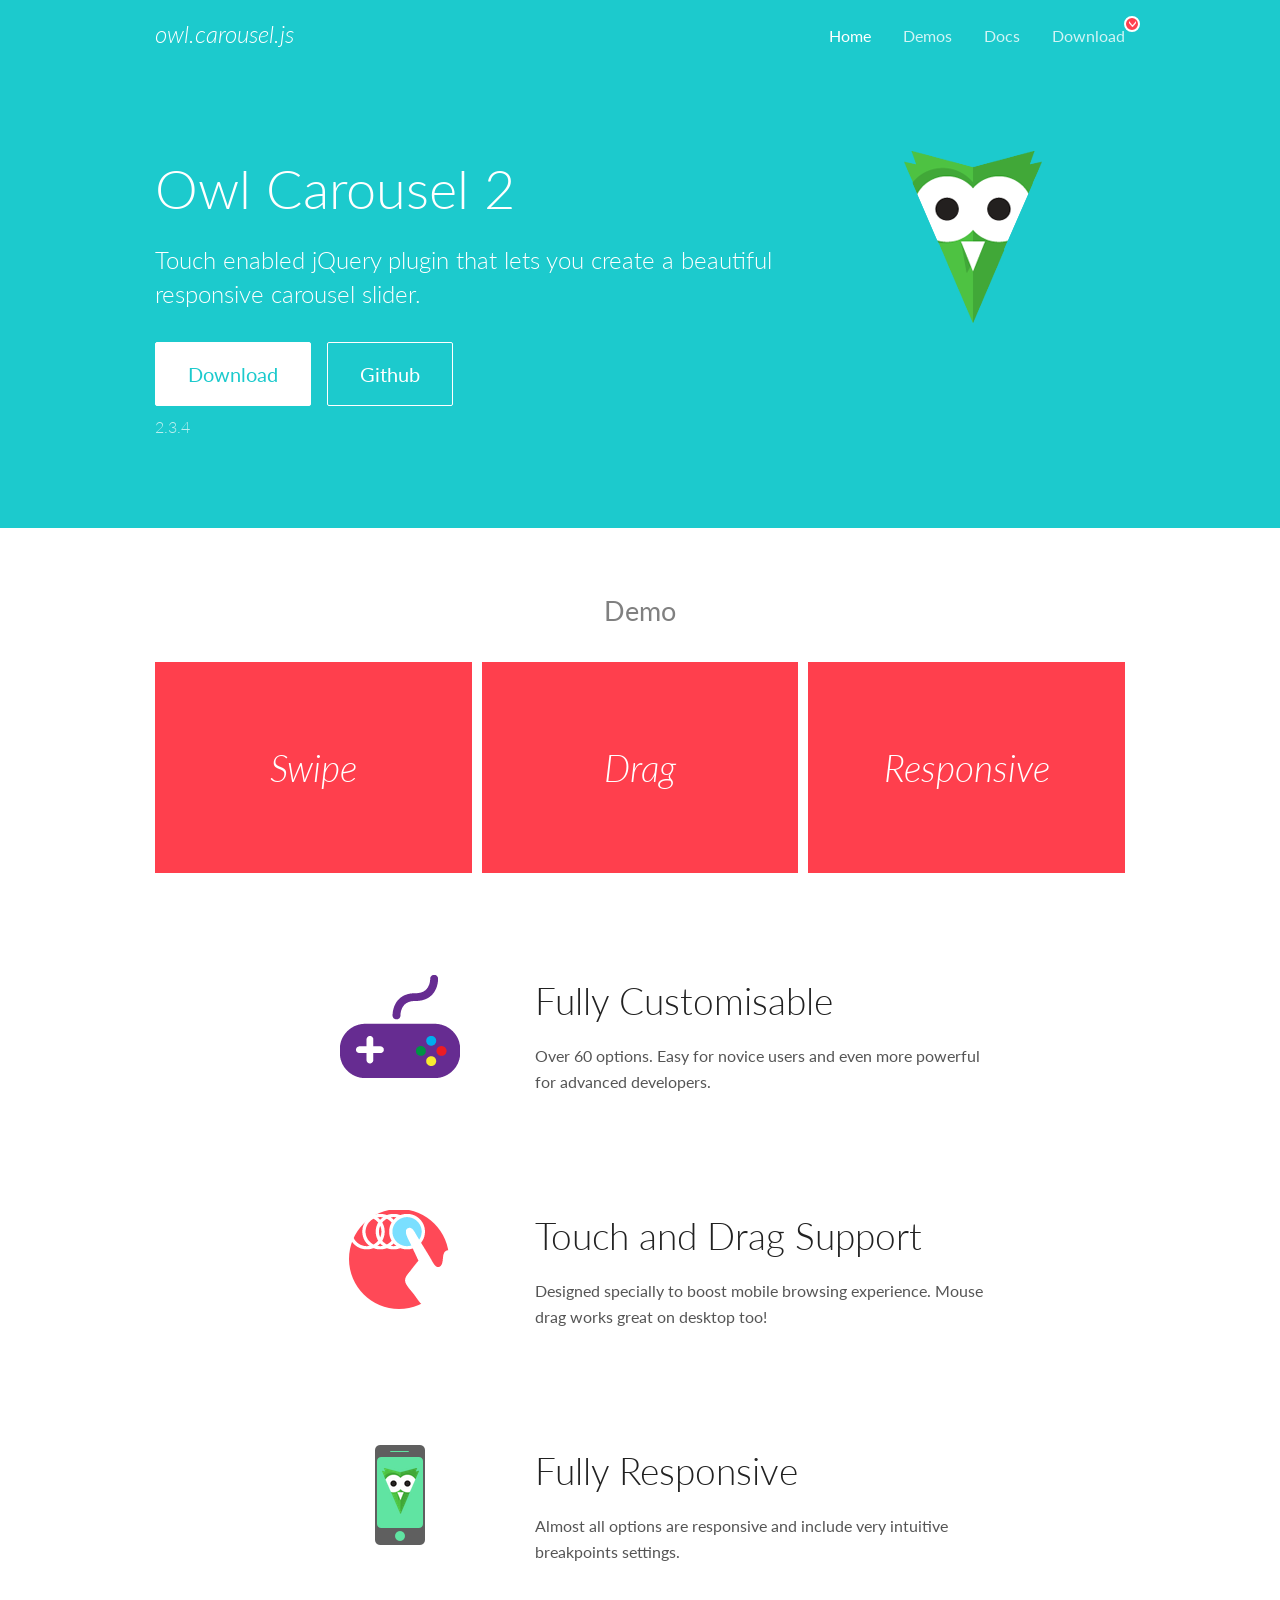
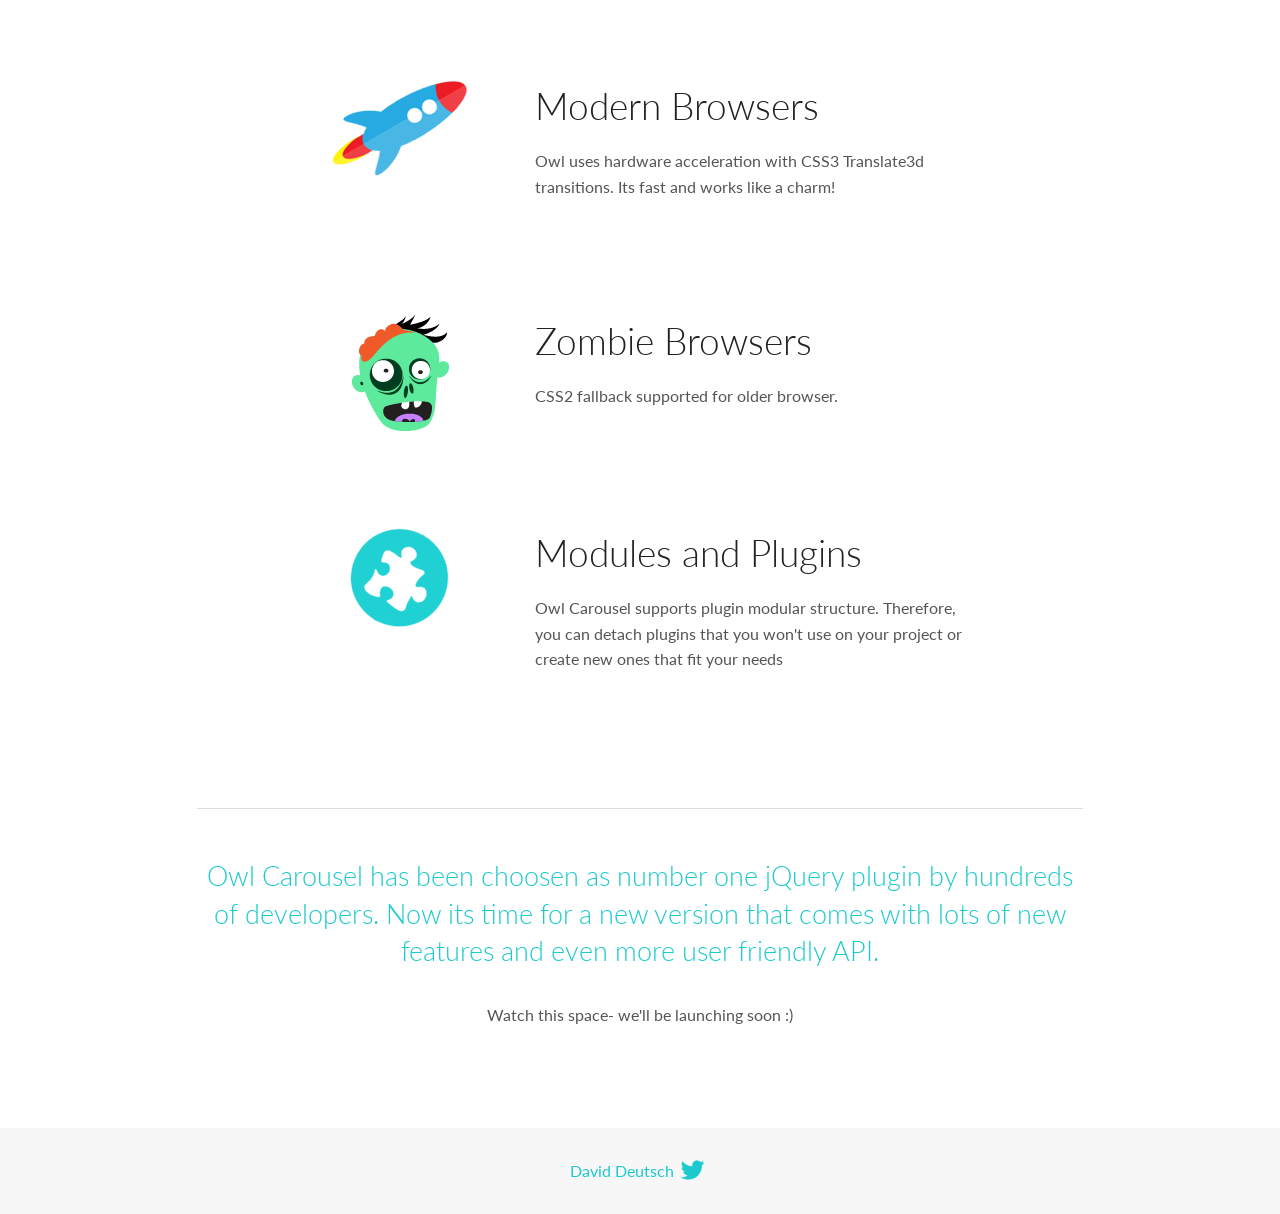
<file: OwlCarousel2-2.3.4/docs/index.html>
<!DOCTYPE html>
<html lang="en">
  <head>

    <!-- head -->
    <meta charset="utf-8">
    <meta name="msapplication-tap-highlight" content="no" />
    <meta name="viewport" content="width=device-width, initial-scale=1.0" />
    <meta name="description" content="Touch enabled jQuery plugin that lets you create beautiful responsive carousel slider.">
    <meta name="author" content="David Deutsch">
    <title>
      Home | Owl Carousel | 2.3.4
    </title>

    <!-- Stylesheets -->
    <link href='https://fonts.googleapis.com/css?family=Lato:300,400,700,400italic,300italic' rel='stylesheet' type='text/css'>
    <link rel="stylesheet" href="assets/css/docs.theme.min.css">

    <!-- Owl Stylesheets -->
    <link rel="stylesheet" href="assets/owlcarousel/assets/owl.carousel.min.css">
    <link rel="stylesheet" href="assets/owlcarousel/assets/owl.theme.default.min.css">

    <!-- HTML5 shim and Respond.js IE8 support of HTML5 elements and media queries -->

    <!--[if lt IE 9]>
      <script src="https://oss.maxcdn.com/libs/html5shiv/3.7.0/html5shiv.js"></script>
      <script src="https://oss.maxcdn.com/libs/respond.js/1.3.0/respond.min.js"></script>
    <![endif]-->

    <!-- Favicons -->
    <link rel="apple-touch-icon-precomposed" sizes="144x144" href="assets/ico/apple-touch-icon-144-precomposed.png">
    <link rel="shortcut icon" href="assets/ico/favicon.png">
    <link rel="shortcut icon" href="favicon.ico">

    <!-- Yeah i know js should not be in header. Its required for demos.-->

    <!-- javascript -->
    <script src="assets/vendors/jquery.min.js"></script>
    <script src="assets/owlcarousel/owl.carousel.js"></script>
  </head>
  <body>

    <!-- header -->
    <header class="header">
      <div class="row">
        <div class="large-12 columns">
          <div class="brand left">
            <h3>
              <a href="/OwlCarousel2/">owl.carousel.js</a> 
            </h3>
          </div>
          <a id="toggle-nav" class="right">
            <span></span> <span></span> <span></span> 
          </a> 
          <div class="nav-bar">
            <ul class="clearfix">
              <li class="active">
                <a href="/OwlCarousel2/index.html">Home</a> 
              </li>
              <li> <a href="/OwlCarousel2/demos/demos.html">Demos</a>  </li>
              <li> <a href="/OwlCarousel2/docs/started-welcome.html">Docs</a>  </li>
              <li>
                <a href="https://github.com/OwlCarousel2/OwlCarousel2/archive/2.3.4.zip">Download</a> 
                <span class="download"></span> 
              </li>
            </ul>
          </div>
        </div>
      </div>
    </header>

    <!-- home panel -->
    <section id="hero">
      <div class="row">
        <div class="large-8 medium-8 columns">
          <h1>Owl Carousel 2</h1>
          <h4>Touch enabled jQuery plugin that lets you create a beautiful responsive carousel slider.</h4>
          <a href="https://github.com/OwlCarousel2/OwlCarousel2/archive/2.3.4.zip" class="hero-button">Download</a> 
          <a href="https://github.com/OwlCarousel2/OwlCarousel2" class="hero-button outline">Github</a> 
          <p>2.3.4</p>
        </div>
        <div class="large-4 medium-4 columns">
          <img class="owl-logo" src="assets/img/owl-logo.png" alt="mr. Owl">
        </div>
      </div>
    </section>

    <!-- body -->
    <div class="home-demo">
      <div class="row">
        <div class="large-12 columns">
          <h3>Demo</h3>
          <div class="owl-carousel">
            <div class="item">
              <h2>Swipe</h2>
            </div>
            <div class="item">
              <h2>Drag</h2>
            </div>
            <div class="item">
              <h2>Responsive</h2>
            </div>
            <div class="item">
              <h2>CSS3</h2>
            </div>
            <div class="item">
              <h2>Fast</h2>
            </div>
            <div class="item">
              <h2>Easy</h2>
            </div>
            <div class="item">
              <h2>Free</h2>
            </div>
            <div class="item">
              <h2>Upgradable</h2>
            </div>
            <div class="item">
              <h2>Tons of options</h2>
            </div>
            <div class="item">
              <h2>Infinity</h2>
            </div>
            <div class="item">
              <h2>Auto Width</h2>
            </div>
          </div>
        </div>
      </div>
    </div>
    <script>
      var owl = $('.owl-carousel');
      owl.owlCarousel({
        margin: 10,
        loop: true,
        responsive: {
          0: {
            items: 1
          },
          600: {
            items: 2
          },
          1000: {
            items: 3
          }
        }
      })
    </script>

    <!-- features -->
    <div id="features">
      <div class="row">
        <div class="small-12 medium-9 small-centered columns">
          <section class="row feature">
            <div class="medium-4 small-12 columns">
              <img src="assets/img/feature-options.png" alt="">
            </div>
            <div class="medium-8 small-12 columns">
              <h2>Fully Customisable</h2>
              <p>Over 60 options. Easy for novice users and even more powerful for advanced developers.</p>
            </div>
          </section>
          <section class="row feature">
            <div class="medium-4 small-12 columns">
              <img src="assets/img/feature-drag.png" alt="">
            </div>
            <div class="medium-8 small-12 columns">
              <h2>Touch and Drag Support</h2>
              <p>Designed specially to boost mobile browsing experience. Mouse drag works great on desktop too!</p>
            </div>
          </section>
          <section class="row feature">
            <div class="medium-4 small-12 columns">
              <img src="assets/img/feature-responsive.png" alt="">
            </div>
            <div class="medium-8 small-12 columns">
              <h2>Fully Responsive</h2>
              <p>Almost all options are responsive and include very intuitive breakpoints settings.</p>
            </div>
          </section>
          <section class="row feature">
            <div class="medium-4 small-12 columns">
              <img src="assets/img/feature-modern.png" alt="">
            </div>
            <div class="medium-8 small-12 columns">
              <h2>Modern Browsers</h2>
              <p>Owl uses hardware acceleration with CSS3 Translate3d transitions. Its fast and works like a charm! </p>
            </div>
          </section>
          <section class="row feature">
            <div class="medium-4 small-12 columns">
              <img src="assets/img/feature-zombie.png" alt="">
            </div>
            <div class="medium-8 small-12 columns">
              <h2>Zombie Browsers</h2>
              <p>CSS2 fallback supported for older browser.</p>
            </div>
          </section>
          <section class="row feature">
            <div class="medium-4 small-12 columns">
              <img src="assets/img/feature-module.png" alt="">
            </div>
            <div class="medium-8 small-12 columns">
              <h2>Modules and Plugins</h2>
              <p>Owl Carousel supports plugin modular structure. Therefore, you can detach plugins that you won&#x27;t use on your project or create new ones that fit your needs</p>
            </div>
          </section>
        </div>
      </div>
    </div>

    <!-- footer -->
    <section id="teaser-text">
      <div class="row">
        <div class="small-12 medium-11 small-centered columns">
          <hr>
          <h3 id="owl-carousel-has-been-choosen-as-number-one-jquery-plugin-by-hundreds-of-developers-now-its-time-for-a-new-version-that-comes-with-lots-of-new-features-and-even-more-user-friendly-api-">Owl Carousel has been choosen as number one jQuery plugin by hundreds of developers. Now its time for a new version that comes with lots of new features and even more user friendly API.</h3>
          <p>Watch this space- we&#39;ll be launching soon :)</p>
        </div>
      </div>
    </section>

    <!-- footer -->
    <footer class="footer">
      <div class="row">
        <div class="large-12 columns">
          <h5>
            <a href="/OwlCarousel2/docs/support-contact.html">David Deutsch</a> 
            <a id="custom-tweet-button" href="https://twitter.com/share?url=https://github.com/OwlCarousel2/OwlCarousel2&text=Owl Carousel - This is so awesome! " target="_blank"></a> 
          </h5>
        </div>
      </div>
    </footer>

    <!-- vendors -->
    <script src="assets/vendors/highlight.js"></script>
    <script src="assets/js/app.js"></script>
  </body>
</html>
</file>
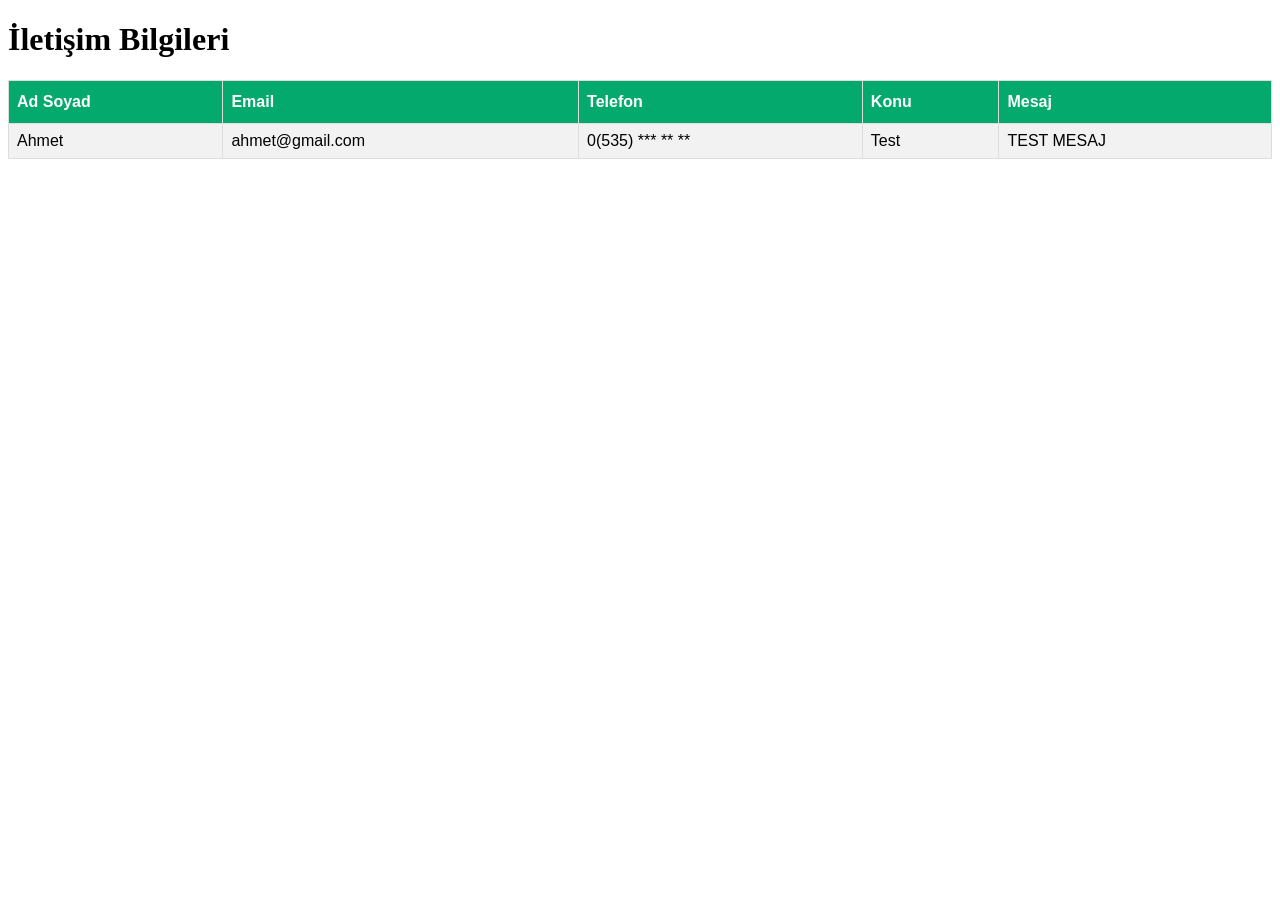
<file: Panel.html>
<!DOCTYPE html>
<html>
<head>
<style>
#customers {
  font-family: Arial, Helvetica, sans-serif;
  border-collapse: collapse;
  width: 100%;
}

#customers td, #customers th {
  border: 1px solid #ddd;
  padding: 8px;
}

#customers tr:nth-child(even){background-color: #f2f2f2;}

#customers tr:hover {background-color: #ddd;}

#customers th {
  padding-top: 12px;
  padding-bottom: 12px;
  text-align: left;
  background-color: #04AA6D;
  color: white;
}
</style>
</head>
<body>

<h1>İletişim Bilgileri</h1>

<table id="customers">
  <tr>
    <th>Ad Soyad</th>
    <th> Email </th>
    <th>Telefon </th>
    <th>Konu</th>
    <th>Mesaj</th>
  </tr>
  <tr>
      <td>Ahmet </td>
      <td>ahmet@gmail.com</td>
      <td>0(535) *** ** **</td>
      <td>Test</td>
      <td>TEST MESAJ</td>
  </tr>
</table>

</body>
</html>
</file>
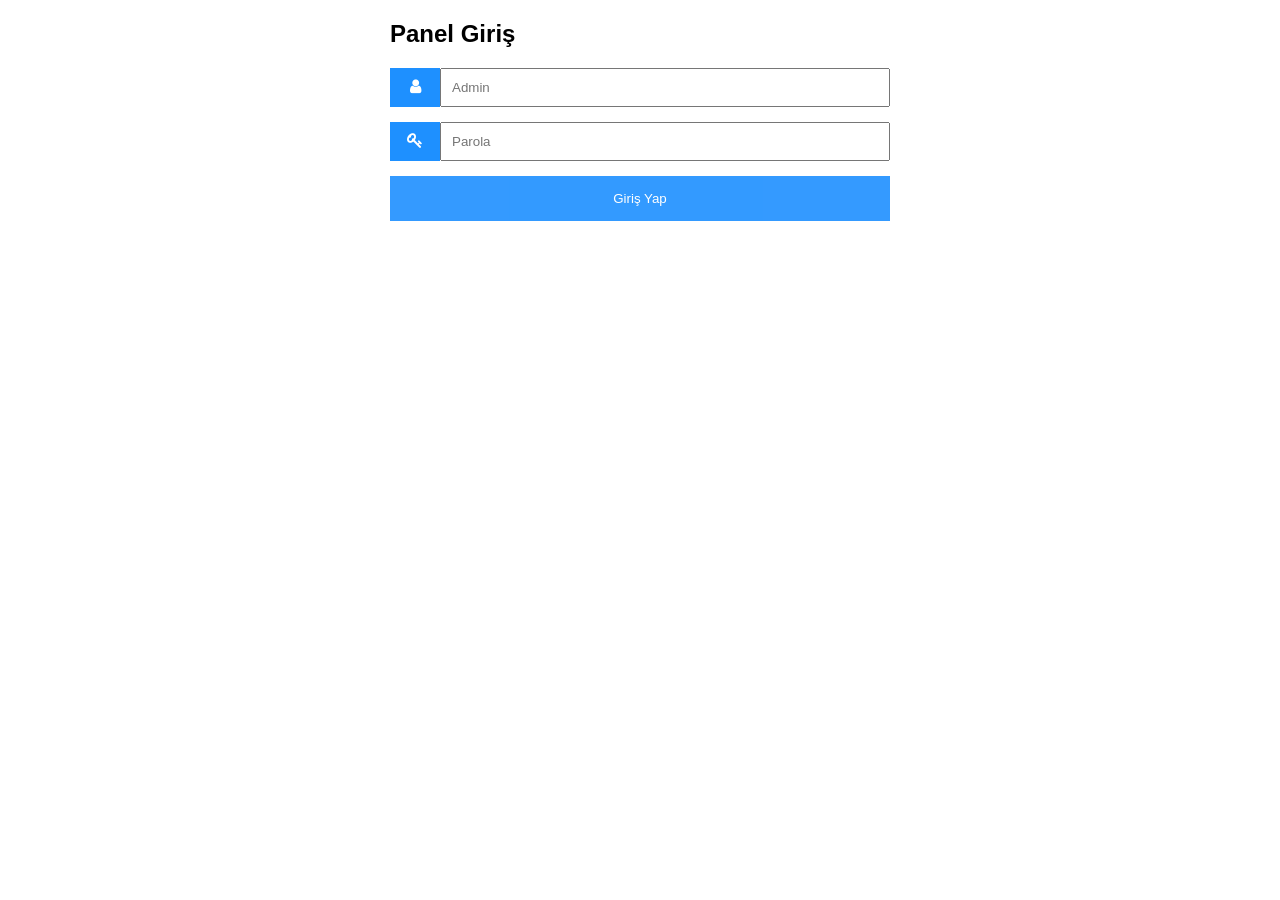
<file: Panelgiris.html>
<!DOCTYPE html>
<html>
<head>
<meta name="viewport" content="width=device-width, initial-scale=1">
<!-- Add icon library -->
<link rel="stylesheet" href="https://cdnjs.cloudflare.com/ajax/libs/font-awesome/4.7.0/css/font-awesome.min.css">
<style>
body {font-family: Arial, Helvetica, sans-serif;}
* {box-sizing: border-box;}

.input-container {
  display: -ms-flexbox; /* IE10 */
  display: flex;
  width: 100%;
  margin-bottom: 15px;
}

.icon {
  padding: 10px;
  background: dodgerblue;
  color: white;
  min-width: 50px;
  text-align: center;
}

.input-field {
  width: 100%;
  padding: 10px;
  outline: none;
}

.input-field:focus {
  border: 2px solid dodgerblue;
}

/* Set a style for the submit button */
.btn {
  background-color: dodgerblue;
  color: white;
  padding: 15px 20px;
  border: none;
  cursor: pointer;
  width: 100%;
  opacity: 0.9;
}

.btn:hover {
  opacity: 1;
}
</style>
</head>
<body>

<form action="Panelgiris.html" method="post" style="max-width:500px;margin:auto">
  <h2>Panel Giriş</h2>
  <div class="input-container">
    <i class="fa fa-user icon"></i>
    <input class="input-field" type="text" placeholder="Admin" name="usrnm">
  </div>
  
  <div class="input-container">
    <i class="fa fa-key icon"></i>
    <input class="input-field" type="password" placeholder="Parola" name="psw">
  </div>

  <button type="submit" class="btn">Giriş Yap</button>
</form>

</body>
</html>
</file>
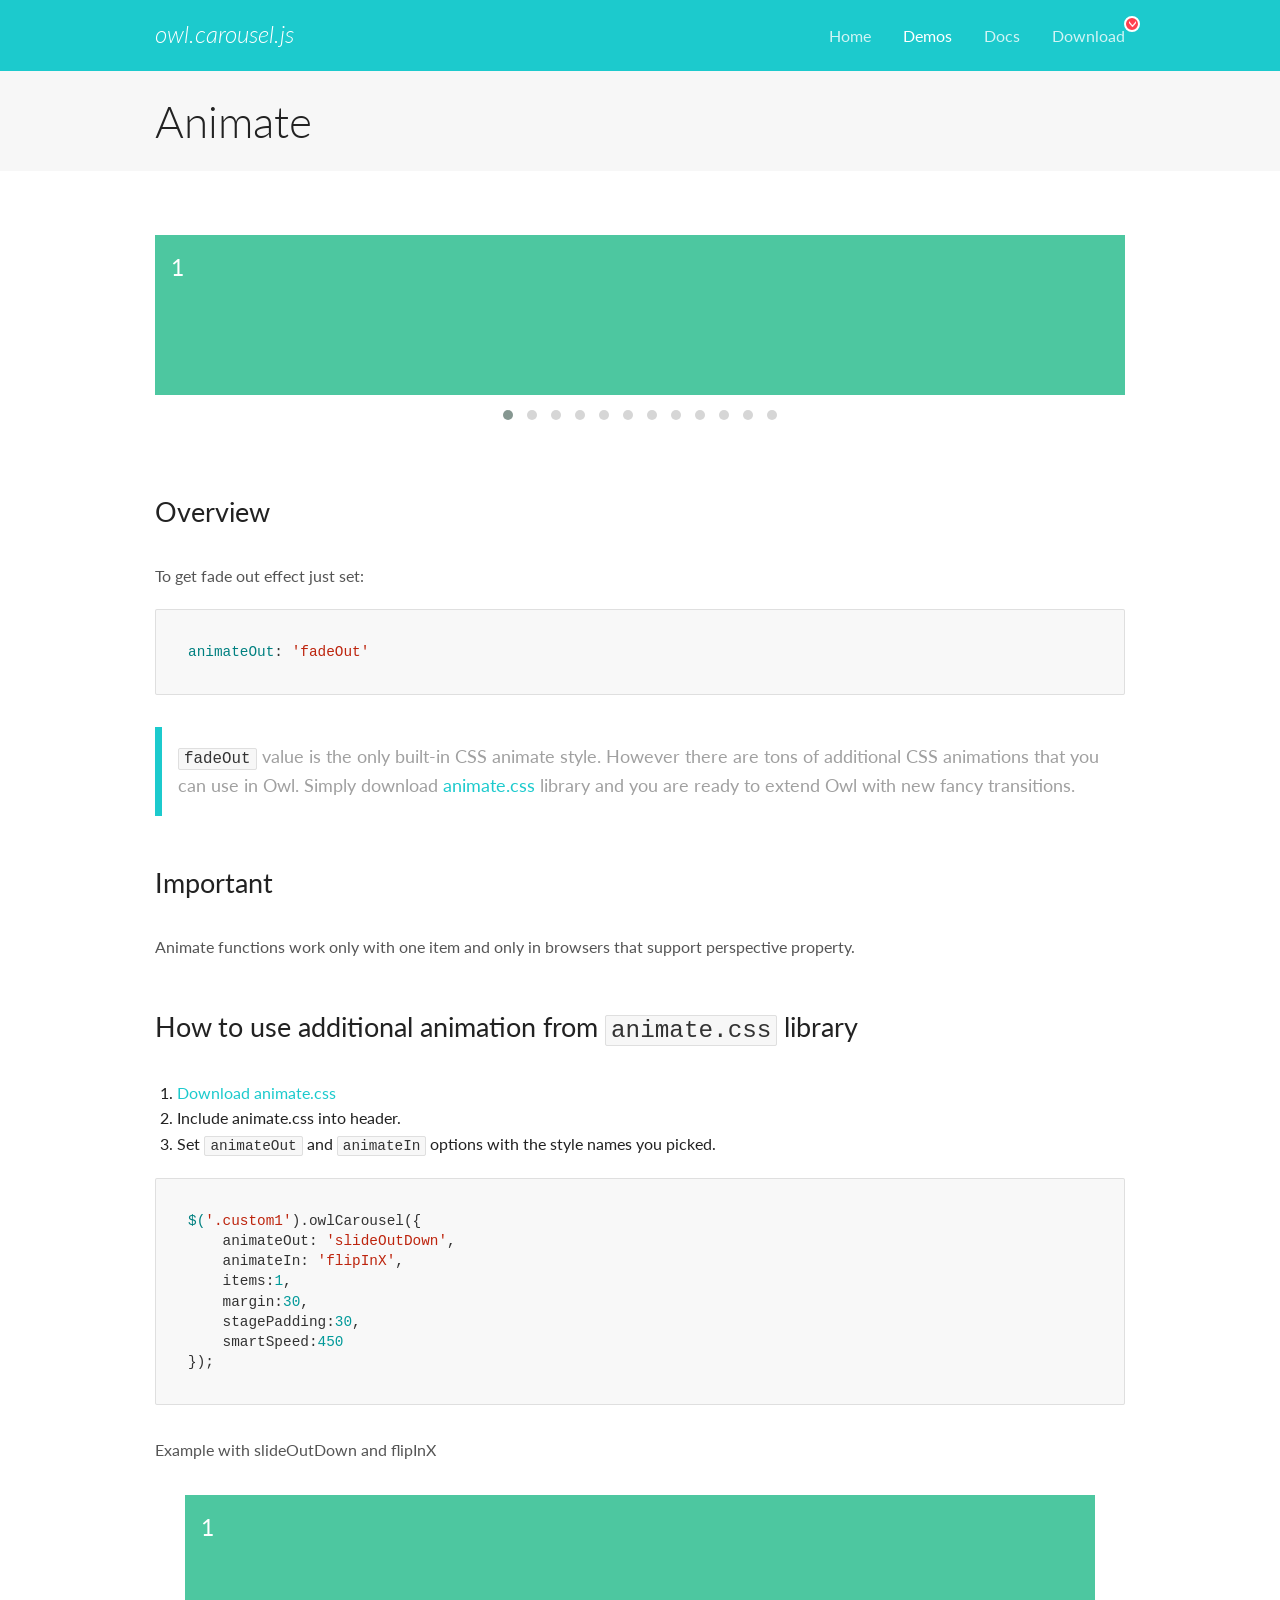
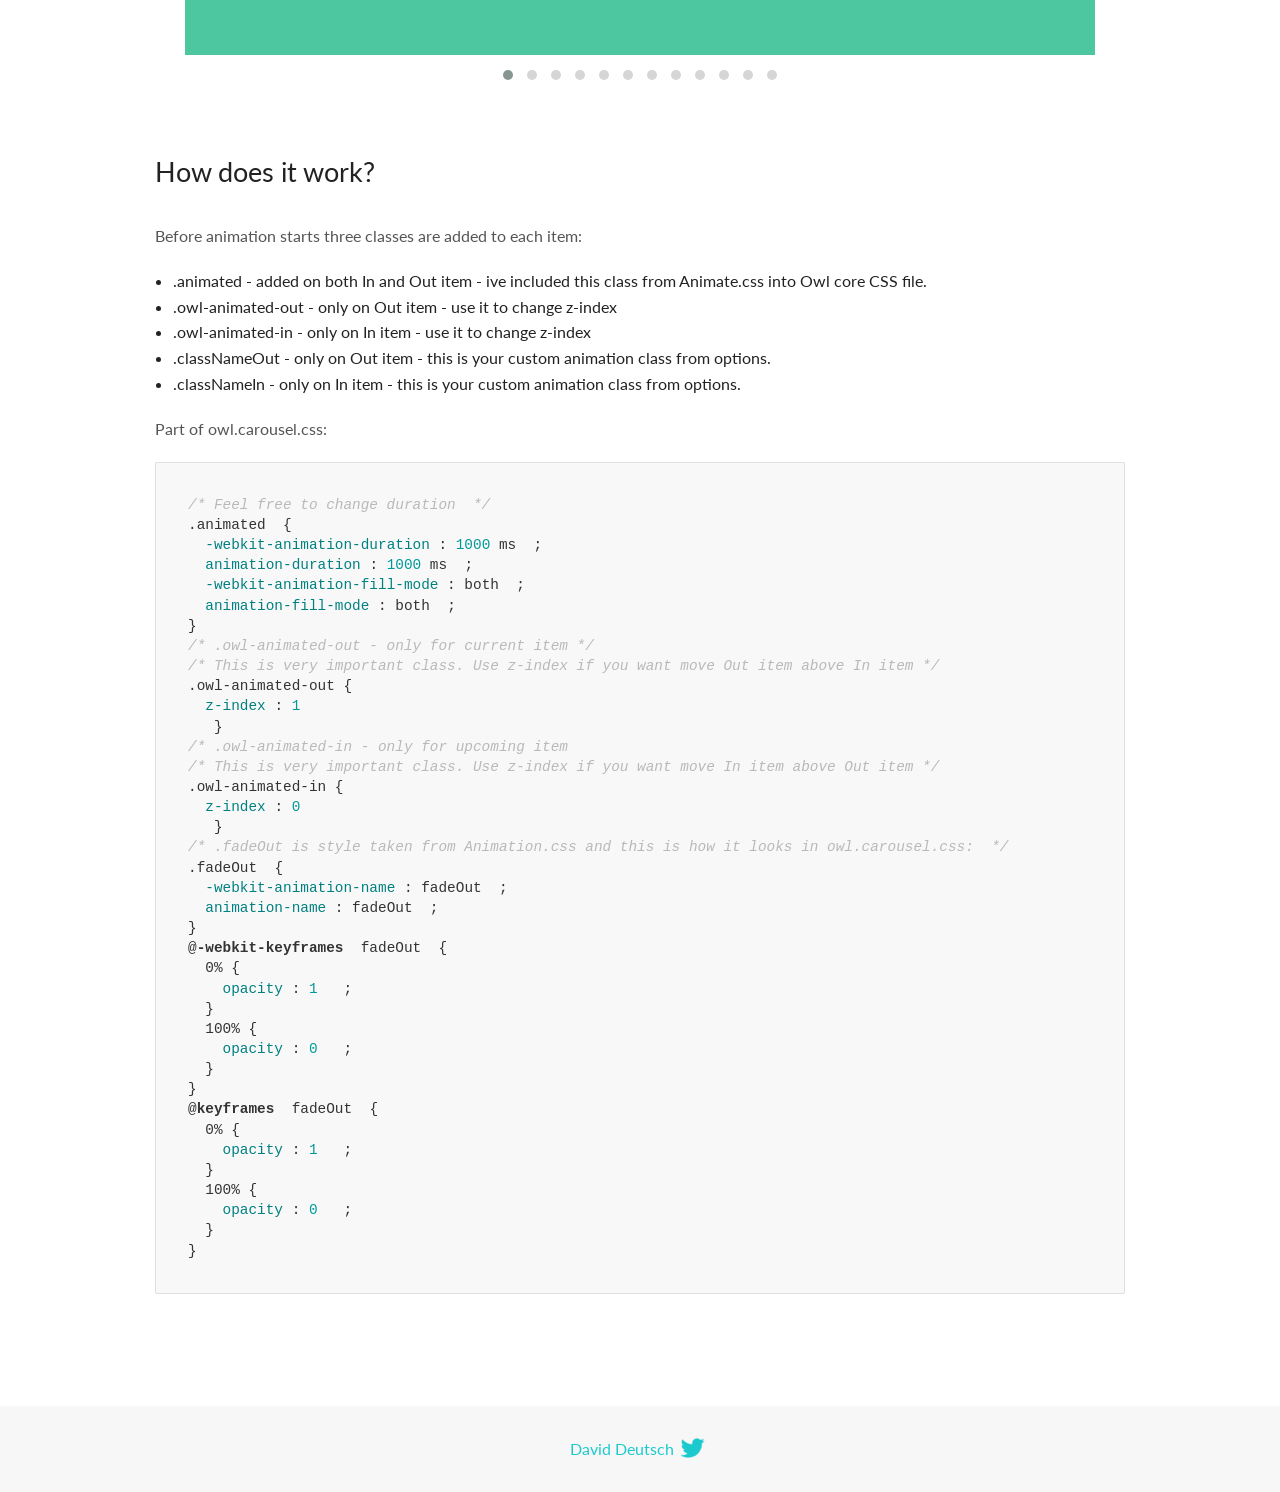
<file: OwlCarousel2-2.3.4/docs/demos/animate.html>
<!DOCTYPE html>
<html lang="en">
  <head>

    <!-- head -->
    <meta charset="utf-8">
    <meta name="msapplication-tap-highlight" content="no" />
    <meta name="viewport" content="width=device-width, initial-scale=1.0" />
    <meta name="description" content="Animate carousel">
    <meta name="author" content="David Deutsch">
    <title>
      Animate Demo | Owl Carousel | 2.3.4
    </title>

    <!-- Stylesheets -->
    <link href='https://fonts.googleapis.com/css?family=Lato:300,400,700,400italic,300italic' rel='stylesheet' type='text/css'>
    <link rel="stylesheet" href="../assets/css/docs.theme.min.css">

    <!-- Owl Stylesheets -->
    <link rel="stylesheet" href="../assets/owlcarousel/assets/owl.carousel.min.css">
    <link rel="stylesheet" href="../assets/owlcarousel/assets/owl.theme.default.min.css">

    <!-- HTML5 shim and Respond.js IE8 support of HTML5 elements and media queries -->

    <!--[if lt IE 9]>
      <script src="https://oss.maxcdn.com/libs/html5shiv/3.7.0/html5shiv.js"></script>
      <script src="https://oss.maxcdn.com/libs/respond.js/1.3.0/respond.min.js"></script>
    <![endif]-->

    <!-- Favicons -->
    <link rel="apple-touch-icon-precomposed" sizes="144x144" href="../assets/ico/apple-touch-icon-144-precomposed.png">
    <link rel="shortcut icon" href="../assets/ico/favicon.png">
    <link rel="shortcut icon" href="favicon.ico">

    <!-- Yeah i know js should not be in header. Its required for demos.-->

    <!-- javascript -->
    <script src="../assets/vendors/jquery.min.js"></script>
    <script src="../assets/owlcarousel/owl.carousel.js"></script>
  </head>
  <body>

    <!-- header -->
    <header class="header">
      <div class="row">
        <div class="large-12 columns">
          <div class="brand left">
            <h3>
              <a href="/OwlCarousel2/">owl.carousel.js</a> 
            </h3>
          </div>
          <a id="toggle-nav" class="right">
            <span></span> <span></span> <span></span> 
          </a> 
          <div class="nav-bar">
            <ul class="clearfix">
              <li> <a href="/OwlCarousel2/index.html">Home</a>  </li>
              <li class="active">
                <a href="/OwlCarousel2/demos/demos.html">Demos</a> 
              </li>
              <li> <a href="/OwlCarousel2/docs/started-welcome.html">Docs</a>  </li>
              <li>
                <a href="https://github.com/OwlCarousel2/OwlCarousel2/archive/2.3.4.zip">Download</a> 
                <span class="download"></span> 
              </li>
            </ul>
          </div>
        </div>
      </div>
    </header>

    <!-- title -->
    <section class="title">
      <div class="row">
        <div class="large-12 columns">
          <h1>Animate</h1>
        </div>
      </div>
    </section>

    <!--  Demos -->
    <section id="demos">
      <div class="row">
        <div class="large-12 columns">
          <div class="fadeOut owl-carousel owl-theme">
            <div class="item">
              <h4>1</h4>
            </div>
            <div class="item">
              <h4>2</h4>
            </div>
            <div class="item">
              <h4>3</h4>
            </div>
            <div class="item">
              <h4>4</h4>
            </div>
            <div class="item">
              <h4>5</h4>
            </div>
            <div class="item">
              <h4>6</h4>
            </div>
            <div class="item">
              <h4>7</h4>
            </div>
            <div class="item">
              <h4>8</h4>
            </div>
            <div class="item">
              <h4>9</h4>
            </div>
            <div class="item">
              <h4>10</h4>
            </div>
            <div class="item">
              <h4>11</h4>
            </div>
            <div class="item">
              <h4>12</h4>
            </div>
          </div>
          <h3 id="overview">Overview</h3>
          <p>To get fade out effect just set:</p>
          <pre><code>animateOut: &#39;fadeOut&#39;</code></pre>
          <blockquote>
            <p><code>fadeOut</code> value is the only built-in CSS animate style. However there are tons of additional CSS animations that you can use in Owl. Simply download
              <a href="https://daneden.github.io/animate.css/">animate.css</a>  library and you are ready to extend Owl with new fancy transitions.</p>
          </blockquote>
          <h3 id="important">Important</h3>
          <p>Animate functions work only with one item and only in browsers that support perspective property.</p>
          <h3 id="how-to-use-additional-animation-from-animate-css-library">How to use additional animation from <code>animate.css</code> library</h3>
          <ol>
            <li> <a href="https://daneden.github.io/animate.css/">Download animate.css</a>  </li>
            <li>Include animate.css into header.</li>
            <li>Set <code>animateOut</code> and <code>animateIn</code> options with the style names you picked.</li>
          </ol>
          <pre><code>$(&#39;.custom1&#39;).owlCarousel({
    animateOut: &#39;slideOutDown&#39;,
    animateIn: &#39;flipInX&#39;,
    items:1,
    margin:30,
    stagePadding:30,
    smartSpeed:450
});</code></pre>
          <p>Example with slideOutDown and flipInX</p>
          <div class="custom1 owl-carousel owl-theme">
            <div class="item">
              <h4>1</h4>
            </div>
            <div class="item">
              <h4>2</h4>
            </div>
            <div class="item">
              <h4>3</h4>
            </div>
            <div class="item">
              <h4>4</h4>
            </div>
            <div class="item">
              <h4>5</h4>
            </div>
            <div class="item">
              <h4>6</h4>
            </div>
            <div class="item">
              <h4>7</h4>
            </div>
            <div class="item">
              <h4>8</h4>
            </div>
            <div class="item">
              <h4>9</h4>
            </div>
            <div class="item">
              <h4>10</h4>
            </div>
            <div class="item">
              <h4>11</h4>
            </div>
            <div class="item">
              <h4>12</h4>
            </div>
          </div>
          <h3 id="how-does-it-work-">How does it work?</h3>
          <p>Before animation starts three classes are added to each item:</p>
          <ul>
            <li>.animated - added on both In and Out item - ive included this class from Animate.css into Owl core CSS file.</li>
            <li>.owl-animated-out - only on Out item - use it to change z-index</li>
            <li>.owl-animated-in - only on In item - use it to change z-index</li>
            <li>.classNameOut - only on Out item - this is your custom animation class from options.</li>
            <li>.classNameIn - only on In item - this is your custom animation class from options.</li>
          </ul>
          <p>Part of owl.carousel.css:</p>
          <pre><code class="language-css"><span class="comment">/* Feel free to change duration  */</span> 
<span class="class">.animated</span>  <span class="rules">{
  <span class="rule"><span class="attribute">-webkit-animation-duration</span> :<span class="value"> <span class="number">1000</span> ms</span> </span> ;
  <span class="rule"><span class="attribute">animation-duration</span> :<span class="value"> <span class="number">1000</span> ms</span> </span> ;
  <span class="rule"><span class="attribute">-webkit-animation-fill-mode</span> :<span class="value"> both</span> </span> ;
  <span class="rule"><span class="attribute">animation-fill-mode</span> :<span class="value"> both</span> </span> ;
<span class="rule">}</span> </span> 
<span class="comment">/* .owl-animated-out - only for current item */</span> 
<span class="comment">/* This is very important class. Use z-index if you want move Out item above In item */</span> 
<span class="class">.owl-animated-out</span> <span class="rules">{
  <span class="rule"><span class="attribute">z-index</span> :<span class="value"> <span class="number">1</span> 
</span> </span> </span> }
<span class="comment">/* .owl-animated-in - only for upcoming item
/* This is very important class. Use z-index if you want move In item above Out item */</span> 
<span class="class">.owl-animated-in</span> <span class="rules">{
  <span class="rule"><span class="attribute">z-index</span> :<span class="value"> <span class="number">0</span> 
</span> </span> </span> }
<span class="comment">/* .fadeOut is style taken from Animation.css and this is how it looks in owl.carousel.css:  */</span> 
<span class="class">.fadeOut</span>  <span class="rules">{
  <span class="rule"><span class="attribute">-webkit-animation-name</span> :<span class="value"> fadeOut</span> </span> ;
  <span class="rule"><span class="attribute">animation-name</span> :<span class="value"> fadeOut</span> </span> ;
<span class="rule">}</span> </span> 
<span class="at_rule">@<span class="keyword">-webkit-keyframes</span>  fadeOut </span> {
  0% <span class="rules">{
    <span class="rule"><span class="attribute">opacity</span> :<span class="value"> <span class="number">1</span> </span> </span> ;
  <span class="rule">}</span> </span> 
  100% <span class="rules">{
    <span class="rule"><span class="attribute">opacity</span> :<span class="value"> <span class="number">0</span> </span> </span> ;
  <span class="rule">}</span> </span> 
}
<span class="at_rule">@<span class="keyword">keyframes</span>  fadeOut </span> {
  0% <span class="rules">{
    <span class="rule"><span class="attribute">opacity</span> :<span class="value"> <span class="number">1</span> </span> </span> ;
  <span class="rule">}</span> </span> 
  100% <span class="rules">{
    <span class="rule"><span class="attribute">opacity</span> :<span class="value"> <span class="number">0</span> </span> </span> ;
  <span class="rule">}</span> </span> 
}</code></pre>
          <link rel="stylesheet" href="../assets/css/animate.css">
          <script>
            jQuery(document).ready(function($) {
              $('.fadeOut').owlCarousel({
                items: 1,
                animateOut: 'fadeOut',
                loop: true,
                margin: 10,
              });
              $('.custom1').owlCarousel({
                animateOut: 'slideOutDown',
                animateIn: 'flipInX',
                items: 1,
                margin: 30,
                stagePadding: 30,
                smartSpeed: 450
              });
            });
          </script>
        </div>
      </div>
    </section>

    <!-- footer -->
    <footer class="footer">
      <div class="row">
        <div class="large-12 columns">
          <h5>
            <a href="/OwlCarousel2/docs/support-contact.html">David Deutsch</a> 
            <a id="custom-tweet-button" href="https://twitter.com/share?url=https://github.com/OwlCarousel2/OwlCarousel2&text=Owl Carousel - This is so awesome! " target="_blank"></a> 
          </h5>
        </div>
      </div>
    </footer>

    <!-- vendors -->
    <script src="../assets/vendors/highlight.js"></script>
    <script src="../assets/js/app.js"></script>
  </body>
</html>
</file>
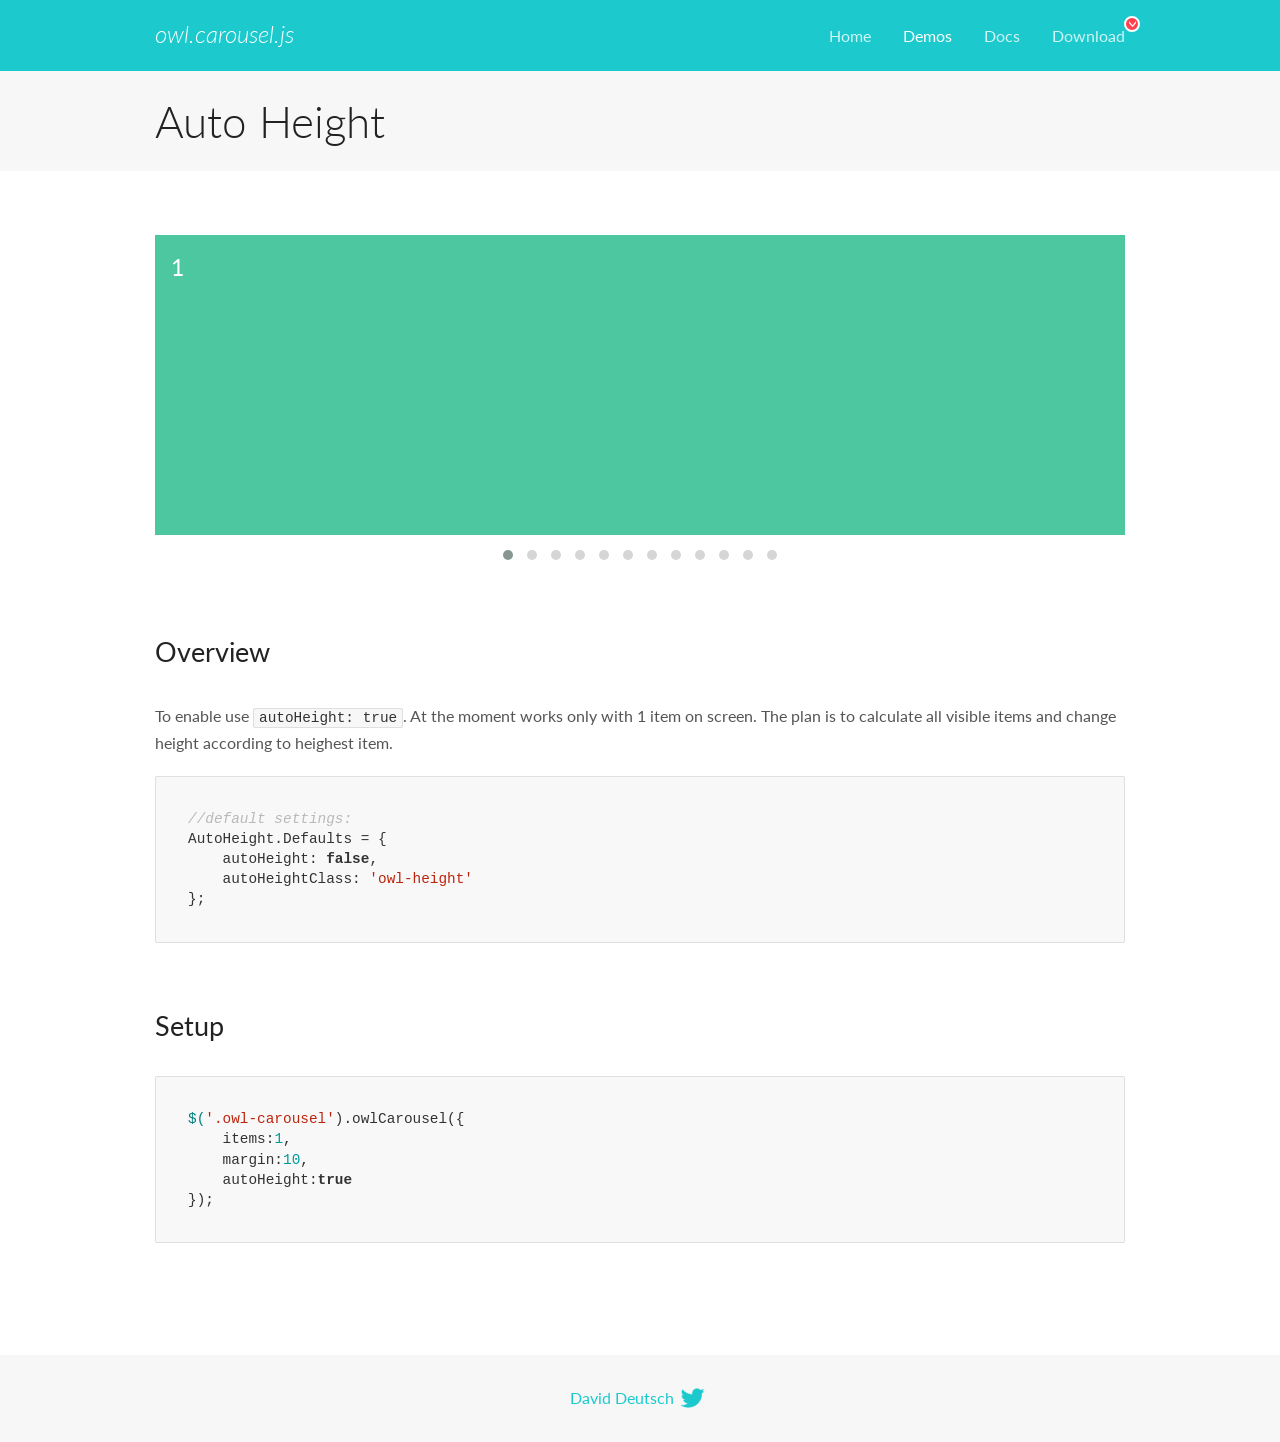
<file: OwlCarousel2-2.3.4/docs/demos/autoheight.html>
<!DOCTYPE html>
<html lang="en">
  <head>

    <!-- head -->
    <meta charset="utf-8">
    <meta name="msapplication-tap-highlight" content="no" />
    <meta name="viewport" content="width=device-width, initial-scale=1.0" />
    <meta name="description" content="autoHeight usage demo">
    <meta name="author" content="David Deutsch">
    <title>
      Auto Height Demo | Owl Carousel | 2.3.4
    </title>

    <!-- Stylesheets -->
    <link href='https://fonts.googleapis.com/css?family=Lato:300,400,700,400italic,300italic' rel='stylesheet' type='text/css'>
    <link rel="stylesheet" href="../assets/css/docs.theme.min.css">

    <!-- Owl Stylesheets -->
    <link rel="stylesheet" href="../assets/owlcarousel/assets/owl.carousel.min.css">
    <link rel="stylesheet" href="../assets/owlcarousel/assets/owl.theme.default.min.css">

    <!-- HTML5 shim and Respond.js IE8 support of HTML5 elements and media queries -->

    <!--[if lt IE 9]>
      <script src="https://oss.maxcdn.com/libs/html5shiv/3.7.0/html5shiv.js"></script>
      <script src="https://oss.maxcdn.com/libs/respond.js/1.3.0/respond.min.js"></script>
    <![endif]-->

    <!-- Favicons -->
    <link rel="apple-touch-icon-precomposed" sizes="144x144" href="../assets/ico/apple-touch-icon-144-precomposed.png">
    <link rel="shortcut icon" href="../assets/ico/favicon.png">
    <link rel="shortcut icon" href="favicon.ico">

    <!-- Yeah i know js should not be in header. Its required for demos.-->

    <!-- javascript -->
    <script src="../assets/vendors/jquery.min.js"></script>
    <script src="../assets/owlcarousel/owl.carousel.js"></script>
  </head>
  <body>

    <!-- header -->
    <header class="header">
      <div class="row">
        <div class="large-12 columns">
          <div class="brand left">
            <h3>
              <a href="/OwlCarousel2/">owl.carousel.js</a> 
            </h3>
          </div>
          <a id="toggle-nav" class="right">
            <span></span> <span></span> <span></span> 
          </a> 
          <div class="nav-bar">
            <ul class="clearfix">
              <li> <a href="/OwlCarousel2/index.html">Home</a>  </li>
              <li class="active">
                <a href="/OwlCarousel2/demos/demos.html">Demos</a> 
              </li>
              <li> <a href="/OwlCarousel2/docs/started-welcome.html">Docs</a>  </li>
              <li>
                <a href="https://github.com/OwlCarousel2/OwlCarousel2/archive/2.3.4.zip">Download</a> 
                <span class="download"></span> 
              </li>
            </ul>
          </div>
        </div>
      </div>
    </header>

    <!-- title -->
    <section class="title">
      <div class="row">
        <div class="large-12 columns">
          <h1>Auto Height</h1>
        </div>
      </div>
    </section>

    <!--  Demos -->
    <section id="demos">
      <div class="row">
        <div class="large-12 columns">
          <div class="owl-carousel owl-theme">
            <div class="item" style="height:300px">
              <h4>1</h4>
            </div>
            <div class="item" style="height:100px">
              <h4>2</h4>
            </div>
            <div class="item" style="height:500px">
              <h4>3</h4>
            </div>
            <div class="item" style="height:250px">
              <h4>4</h4>
            </div>
            <div class="item" style="height:400px">
              <h4>5</h4>
            </div>
            <div class="item" style="height:500px">
              <h4>6</h4>
            </div>
            <div class="item" style="height:600px">
              <h4>7</h4>
            </div>
            <div class="item" style="height:400px">
              <h4>8</h4>
            </div>
            <div class="item" style="height:300px">
              <h4>9</h4>
            </div>
            <div class="item" style="height:350px">
              <h4>10</h4>
            </div>
            <div class="item" style="height:200px">
              <h4>11</h4>
            </div>
            <div class="item" style="height:150px">
              <h4>12</h4>
            </div>
          </div>
          <h3 id="overview">Overview</h3>
          <p>To enable use <code>autoHeight: true</code>. At the moment works only with 1 item on screen. The plan is to calculate all visible items and change height according to heighest item.</p>
          <pre><code>//default settings:
AutoHeight.Defaults = {
    autoHeight: false,
    autoHeightClass: &#39;owl-height&#39;
};</code></pre>
          <h3 id="setup">Setup</h3>
          <pre><code>$(&#39;.owl-carousel&#39;).owlCarousel({
    items:1,
    margin:10,
    autoHeight:true
});</code></pre>
          <script>
            $(document).ready(function() {
              $('.owl-carousel').owlCarousel({
                items: 1,
                margin: 10,
                autoHeight: true
              });
            })
          </script>
        </div>
      </div>
    </section>

    <!-- footer -->
    <footer class="footer">
      <div class="row">
        <div class="large-12 columns">
          <h5>
            <a href="/OwlCarousel2/docs/support-contact.html">David Deutsch</a> 
            <a id="custom-tweet-button" href="https://twitter.com/share?url=https://github.com/OwlCarousel2/OwlCarousel2&text=Owl Carousel - This is so awesome! " target="_blank"></a> 
          </h5>
        </div>
      </div>
    </footer>

    <!-- vendors -->
    <script src="../assets/vendors/highlight.js"></script>
    <script src="../assets/js/app.js"></script>
  </body>
</html>
</file>
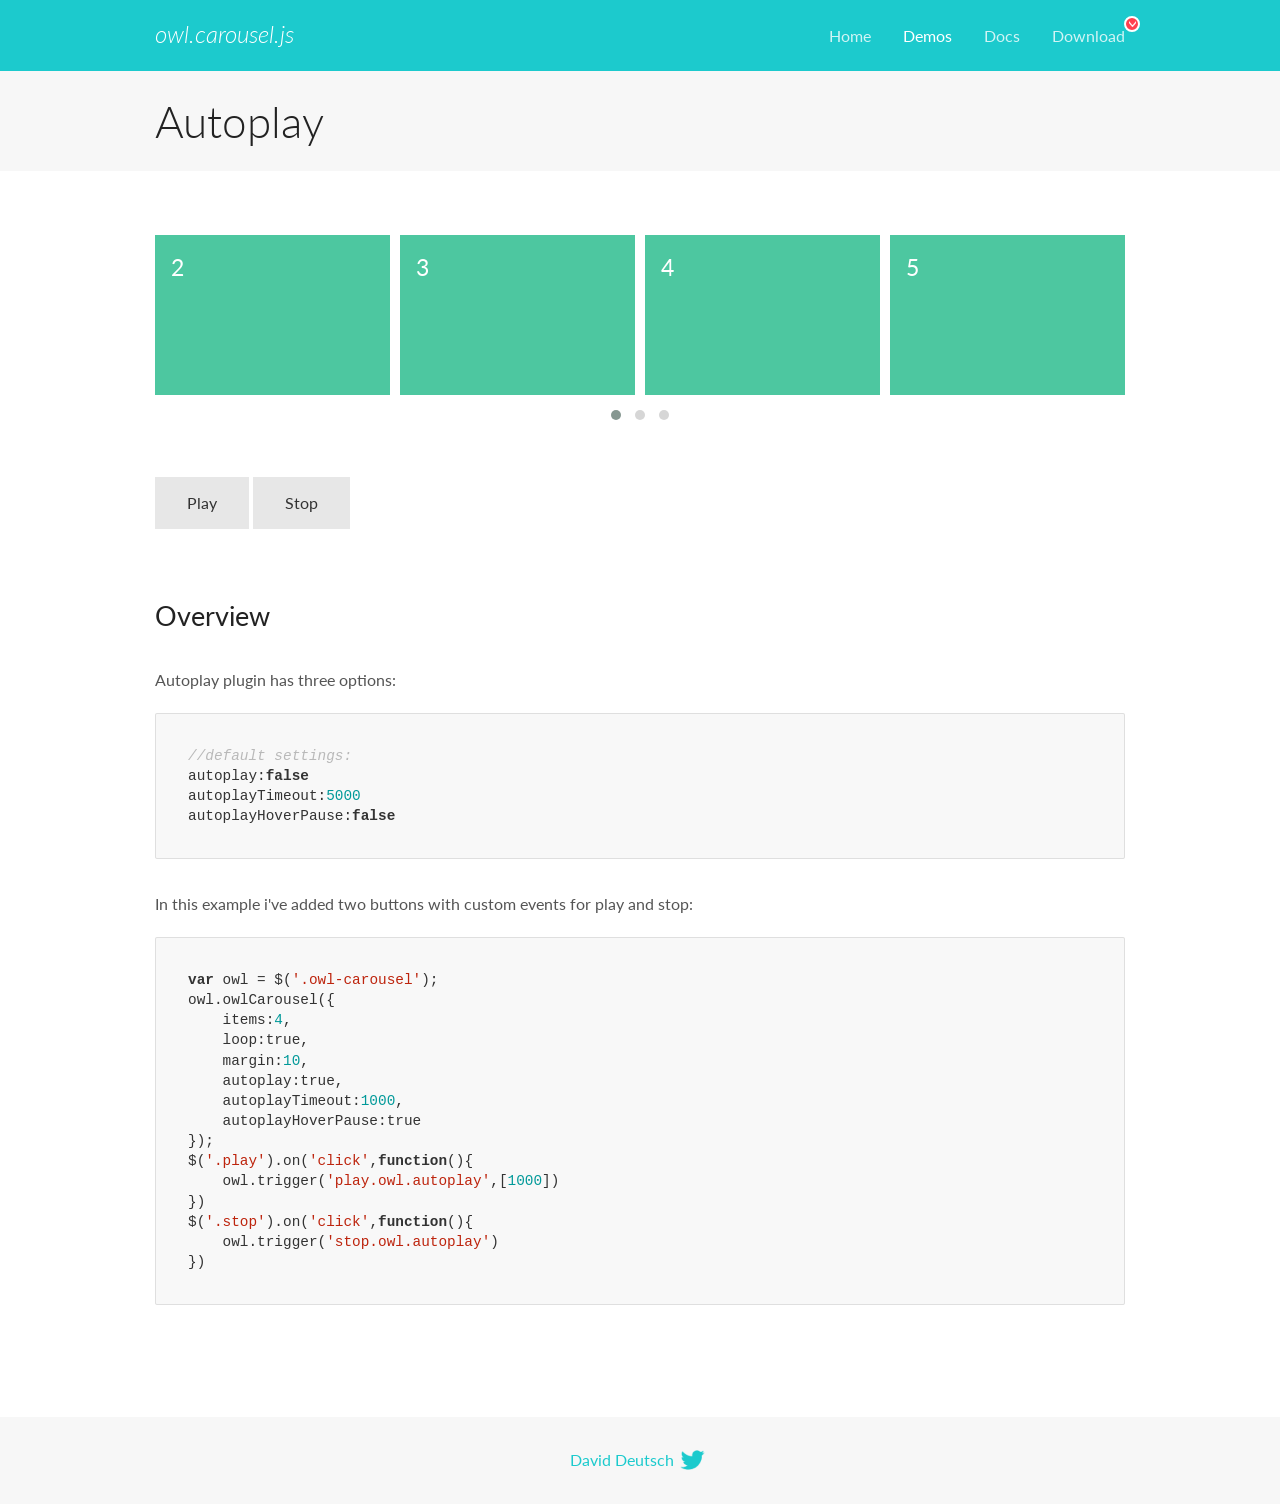
<file: OwlCarousel2-2.3.4/docs/demos/autoplay.html>
<!DOCTYPE html>
<html lang="en">
  <head>

    <!-- head -->
    <meta charset="utf-8">
    <meta name="msapplication-tap-highlight" content="no" />
    <meta name="viewport" content="width=device-width, initial-scale=1.0" />
    <meta name="description" content="Autoplay usage demo">
    <meta name="author" content="David Deutsch">
    <title>
      Autoplay Demo | Owl Carousel | 2.3.4
    </title>

    <!-- Stylesheets -->
    <link href='https://fonts.googleapis.com/css?family=Lato:300,400,700,400italic,300italic' rel='stylesheet' type='text/css'>
    <link rel="stylesheet" href="../assets/css/docs.theme.min.css">

    <!-- Owl Stylesheets -->
    <link rel="stylesheet" href="../assets/owlcarousel/assets/owl.carousel.min.css">
    <link rel="stylesheet" href="../assets/owlcarousel/assets/owl.theme.default.min.css">

    <!-- HTML5 shim and Respond.js IE8 support of HTML5 elements and media queries -->

    <!--[if lt IE 9]>
      <script src="https://oss.maxcdn.com/libs/html5shiv/3.7.0/html5shiv.js"></script>
      <script src="https://oss.maxcdn.com/libs/respond.js/1.3.0/respond.min.js"></script>
    <![endif]-->

    <!-- Favicons -->
    <link rel="apple-touch-icon-precomposed" sizes="144x144" href="../assets/ico/apple-touch-icon-144-precomposed.png">
    <link rel="shortcut icon" href="../assets/ico/favicon.png">
    <link rel="shortcut icon" href="favicon.ico">

    <!-- Yeah i know js should not be in header. Its required for demos.-->

    <!-- javascript -->
    <script src="../assets/vendors/jquery.min.js"></script>
    <script src="../assets/owlcarousel/owl.carousel.js"></script>
  </head>
  <body>

    <!-- header -->
    <header class="header">
      <div class="row">
        <div class="large-12 columns">
          <div class="brand left">
            <h3>
              <a href="/OwlCarousel2/">owl.carousel.js</a> 
            </h3>
          </div>
          <a id="toggle-nav" class="right">
            <span></span> <span></span> <span></span> 
          </a> 
          <div class="nav-bar">
            <ul class="clearfix">
              <li> <a href="/OwlCarousel2/index.html">Home</a>  </li>
              <li class="active">
                <a href="/OwlCarousel2/demos/demos.html">Demos</a> 
              </li>
              <li> <a href="/OwlCarousel2/docs/started-welcome.html">Docs</a>  </li>
              <li>
                <a href="https://github.com/OwlCarousel2/OwlCarousel2/archive/2.3.4.zip">Download</a> 
                <span class="download"></span> 
              </li>
            </ul>
          </div>
        </div>
      </div>
    </header>

    <!-- title -->
    <section class="title">
      <div class="row">
        <div class="large-12 columns">
          <h1>Autoplay</h1>
        </div>
      </div>
    </section>

    <!--  Demos -->
    <section id="demos">
      <div class="row">
        <div class="large-12 columns">
          <div class="owl-carousel owl-theme">
            <div class="item">
              <h4>1</h4>
            </div>
            <div class="item">
              <h4>2</h4>
            </div>
            <div class="item">
              <h4>3</h4>
            </div>
            <div class="item">
              <h4>4</h4>
            </div>
            <div class="item">
              <h4>5</h4>
            </div>
            <div class="item">
              <h4>6</h4>
            </div>
            <div class="item">
              <h4>7</h4>
            </div>
            <div class="item">
              <h4>8</h4>
            </div>
            <div class="item">
              <h4>9</h4>
            </div>
            <div class="item">
              <h4>10</h4>
            </div>
            <div class="item">
              <h4>11</h4>
            </div>
            <div class="item">
              <h4>12</h4>
            </div>
          </div>
          <a class="button secondary play">Play</a> 
          <a class="button secondary stop">Stop</a> 
          <h3 id="overview">Overview</h3>
          <p>Autoplay plugin has three options:</p>
          <pre><code>//default settings:
autoplay:false
autoplayTimeout:5000
autoplayHoverPause:false</code></pre>
          <p>In this example i&#39;ve added two buttons with custom events for play and stop:</p>
          <pre><code>var owl = $(&#39;.owl-carousel&#39;);
owl.owlCarousel({
    items:4,
    loop:true,
    margin:10,
    autoplay:true,
    autoplayTimeout:1000,
    autoplayHoverPause:true
});
$(&#39;.play&#39;).on(&#39;click&#39;,function(){
    owl.trigger(&#39;play.owl.autoplay&#39;,[1000])
})
$(&#39;.stop&#39;).on(&#39;click&#39;,function(){
    owl.trigger(&#39;stop.owl.autoplay&#39;)
})</code></pre>
          <script>
            $(document).ready(function() {
              var owl = $('.owl-carousel');
              owl.owlCarousel({
                items: 4,
                loop: true,
                margin: 10,
                autoplay: true,
                autoplayTimeout: 1000,
                autoplayHoverPause: true
              });
              $('.play').on('click', function() {
                owl.trigger('play.owl.autoplay', [1000])
              })
              $('.stop').on('click', function() {
                owl.trigger('stop.owl.autoplay')
              })
            })
          </script>
        </div>
      </div>
    </section>

    <!-- footer -->
    <footer class="footer">
      <div class="row">
        <div class="large-12 columns">
          <h5>
            <a href="/OwlCarousel2/docs/support-contact.html">David Deutsch</a> 
            <a id="custom-tweet-button" href="https://twitter.com/share?url=https://github.com/OwlCarousel2/OwlCarousel2&text=Owl Carousel - This is so awesome! " target="_blank"></a> 
          </h5>
        </div>
      </div>
    </footer>

    <!-- vendors -->
    <script src="../assets/vendors/highlight.js"></script>
    <script src="../assets/js/app.js"></script>
  </body>
</html>
</file>
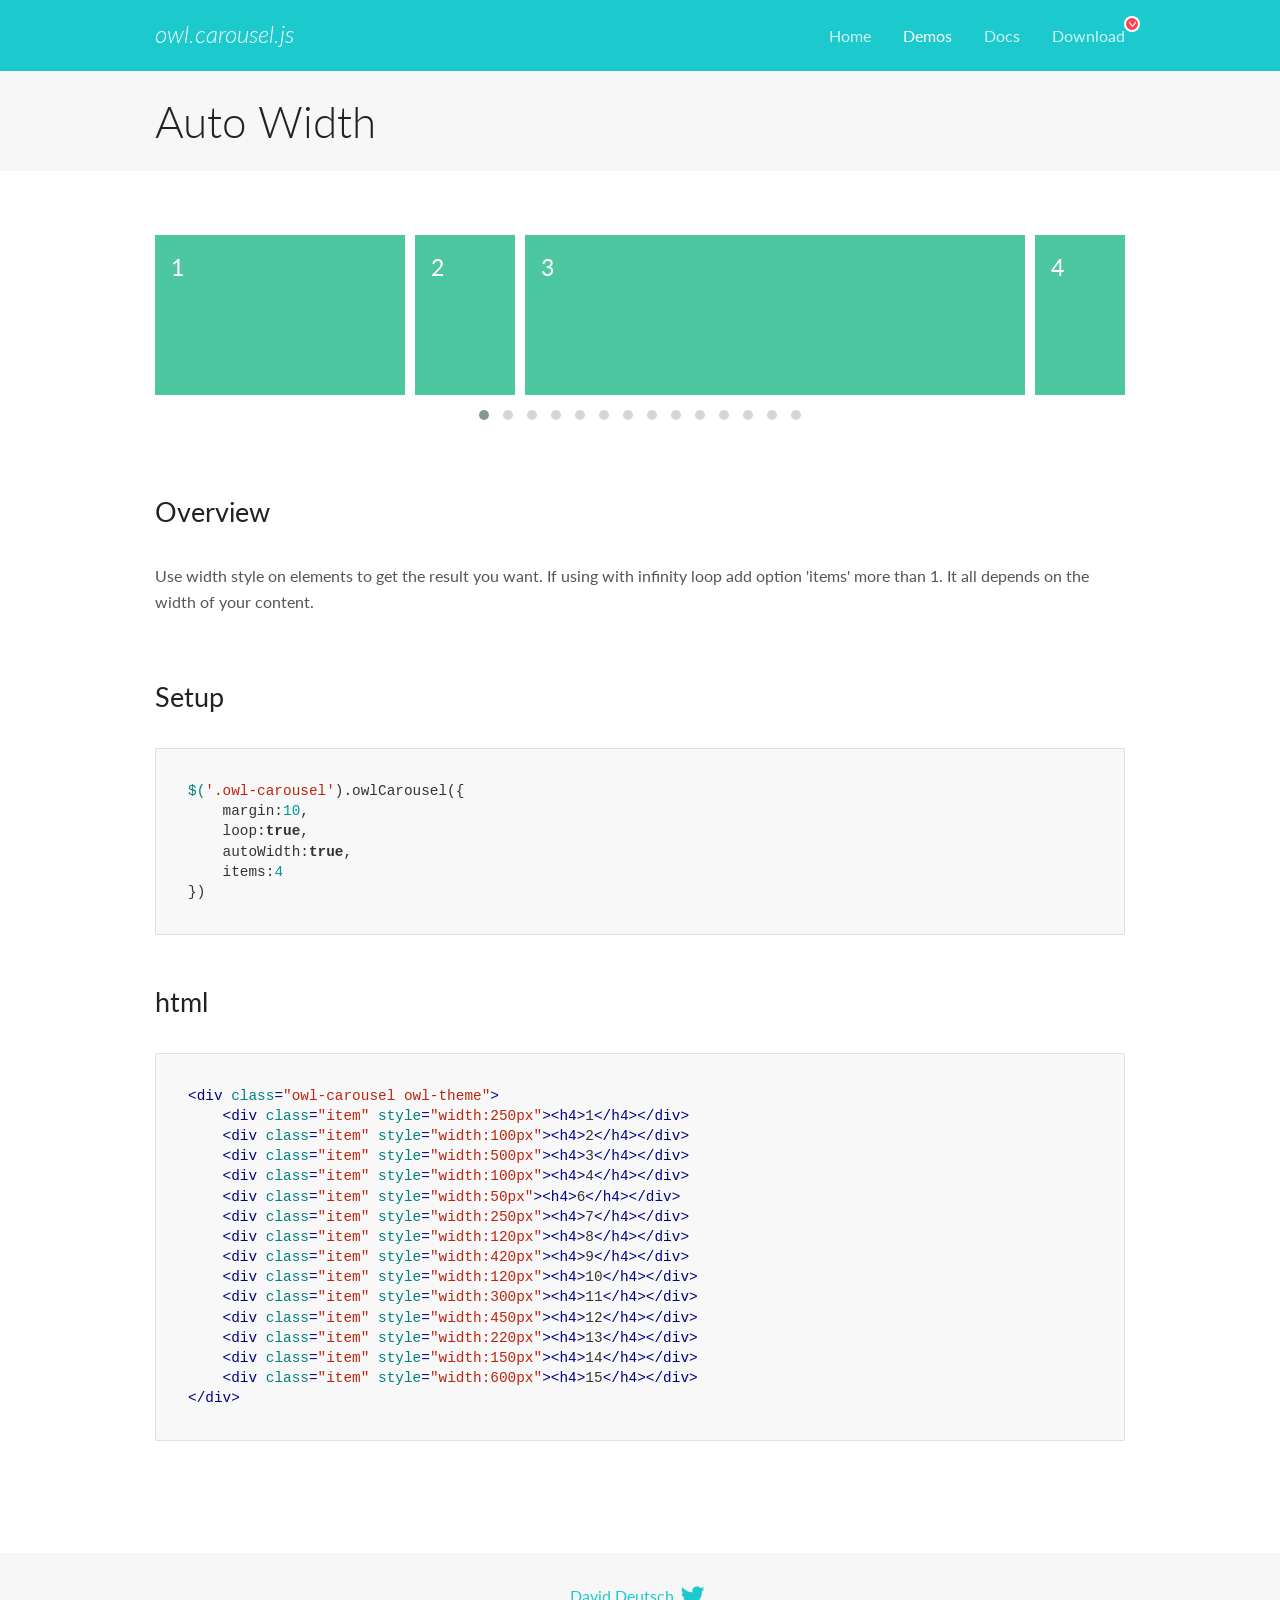
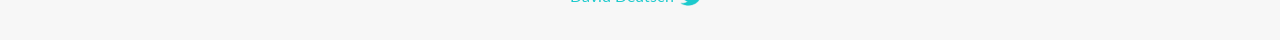
<file: OwlCarousel2-2.3.4/docs/demos/autowidth.html>
<!DOCTYPE html>
<html lang="en">
  <head>

    <!-- head -->
    <meta charset="utf-8">
    <meta name="msapplication-tap-highlight" content="no" />
    <meta name="viewport" content="width=device-width, initial-scale=1.0" />
    <meta name="description" content="Auto Width">
    <meta name="author" content="David Deutsch">
    <title>
      Auto Width Demo | Owl Carousel | 2.3.4
    </title>

    <!-- Stylesheets -->
    <link href='https://fonts.googleapis.com/css?family=Lato:300,400,700,400italic,300italic' rel='stylesheet' type='text/css'>
    <link rel="stylesheet" href="../assets/css/docs.theme.min.css">

    <!-- Owl Stylesheets -->
    <link rel="stylesheet" href="../assets/owlcarousel/assets/owl.carousel.min.css">
    <link rel="stylesheet" href="../assets/owlcarousel/assets/owl.theme.default.min.css">

    <!-- HTML5 shim and Respond.js IE8 support of HTML5 elements and media queries -->

    <!--[if lt IE 9]>
      <script src="https://oss.maxcdn.com/libs/html5shiv/3.7.0/html5shiv.js"></script>
      <script src="https://oss.maxcdn.com/libs/respond.js/1.3.0/respond.min.js"></script>
    <![endif]-->

    <!-- Favicons -->
    <link rel="apple-touch-icon-precomposed" sizes="144x144" href="../assets/ico/apple-touch-icon-144-precomposed.png">
    <link rel="shortcut icon" href="../assets/ico/favicon.png">
    <link rel="shortcut icon" href="favicon.ico">

    <!-- Yeah i know js should not be in header. Its required for demos.-->

    <!-- javascript -->
    <script src="../assets/vendors/jquery.min.js"></script>
    <script src="../assets/owlcarousel/owl.carousel.js"></script>
  </head>
  <body>

    <!-- header -->
    <header class="header">
      <div class="row">
        <div class="large-12 columns">
          <div class="brand left">
            <h3>
              <a href="/OwlCarousel2/">owl.carousel.js</a> 
            </h3>
          </div>
          <a id="toggle-nav" class="right">
            <span></span> <span></span> <span></span> 
          </a> 
          <div class="nav-bar">
            <ul class="clearfix">
              <li> <a href="/OwlCarousel2/index.html">Home</a>  </li>
              <li class="active">
                <a href="/OwlCarousel2/demos/demos.html">Demos</a> 
              </li>
              <li> <a href="/OwlCarousel2/docs/started-welcome.html">Docs</a>  </li>
              <li>
                <a href="https://github.com/OwlCarousel2/OwlCarousel2/archive/2.3.4.zip">Download</a> 
                <span class="download"></span> 
              </li>
            </ul>
          </div>
        </div>
      </div>
    </header>

    <!-- title -->
    <section class="title">
      <div class="row">
        <div class="large-12 columns">
          <h1>Auto Width</h1>
        </div>
      </div>
    </section>

    <!--  Demos -->
    <section id="demos">
      <div class="row">
        <div class="large-12 columns">
          <div class="owl-carousel owl-theme">
            <div class="item" style="width:250px">
              <h4>1</h4>
            </div>
            <div class="item" style="width:100px">
              <h4>2</h4>
            </div>
            <div class="item" style="width:500px">
              <h4>3</h4>
            </div>
            <div class="item" style="width:100px">
              <h4>4</h4>
            </div>
            <div class="item" style="width:50px">
              <h4>6</h4>
            </div>
            <div class="item" style="width:250px">
              <h4>7</h4>
            </div>
            <div class="item" style="width:120px">
              <h4>8</h4>
            </div>
            <div class="item" style="width:420px">
              <h4>9</h4>
            </div>
            <div class="item" style="width:120px">
              <h4>10</h4>
            </div>
            <div class="item" style="width:300px">
              <h4>11</h4>
            </div>
            <div class="item" style="width:450px">
              <h4>12</h4>
            </div>
            <div class="item" style="width:220px">
              <h4>13</h4>
            </div>
            <div class="item" style="width:150px">
              <h4>14</h4>
            </div>
            <div class="item" style="width:600px">
              <h4>15</h4>
            </div>
          </div>
          <h3 id="overview">Overview</h3>
          <p>Use width style on elements to get the result you want. If using with infinity loop add option &#39;items&#39; more than 1. It all depends on the width of your content.</p>
          <h3 id="setup">Setup</h3>
          <pre><code>$(&#39;.owl-carousel&#39;).owlCarousel({
    margin:10,
    loop:true,
    autoWidth:true,
    items:4
})</code></pre>
          <h3 id="html">html</h3>
          <pre><code>&lt;div class=&quot;owl-carousel owl-theme&quot;&gt;
    &lt;div class=&quot;item&quot; style=&quot;width:250px&quot;&gt;&lt;h4&gt;1&lt;/h4&gt;&lt;/div&gt;
    &lt;div class=&quot;item&quot; style=&quot;width:100px&quot;&gt;&lt;h4&gt;2&lt;/h4&gt;&lt;/div&gt;
    &lt;div class=&quot;item&quot; style=&quot;width:500px&quot;&gt;&lt;h4&gt;3&lt;/h4&gt;&lt;/div&gt;
    &lt;div class=&quot;item&quot; style=&quot;width:100px&quot;&gt;&lt;h4&gt;4&lt;/h4&gt;&lt;/div&gt;
    &lt;div class=&quot;item&quot; style=&quot;width:50px&quot;&gt;&lt;h4&gt;6&lt;/h4&gt;&lt;/div&gt;
    &lt;div class=&quot;item&quot; style=&quot;width:250px&quot;&gt;&lt;h4&gt;7&lt;/h4&gt;&lt;/div&gt;
    &lt;div class=&quot;item&quot; style=&quot;width:120px&quot;&gt;&lt;h4&gt;8&lt;/h4&gt;&lt;/div&gt;
    &lt;div class=&quot;item&quot; style=&quot;width:420px&quot;&gt;&lt;h4&gt;9&lt;/h4&gt;&lt;/div&gt;
    &lt;div class=&quot;item&quot; style=&quot;width:120px&quot;&gt;&lt;h4&gt;10&lt;/h4&gt;&lt;/div&gt;
    &lt;div class=&quot;item&quot; style=&quot;width:300px&quot;&gt;&lt;h4&gt;11&lt;/h4&gt;&lt;/div&gt;
    &lt;div class=&quot;item&quot; style=&quot;width:450px&quot;&gt;&lt;h4&gt;12&lt;/h4&gt;&lt;/div&gt;
    &lt;div class=&quot;item&quot; style=&quot;width:220px&quot;&gt;&lt;h4&gt;13&lt;/h4&gt;&lt;/div&gt;
    &lt;div class=&quot;item&quot; style=&quot;width:150px&quot;&gt;&lt;h4&gt;14&lt;/h4&gt;&lt;/div&gt;
    &lt;div class=&quot;item&quot; style=&quot;width:600px&quot;&gt;&lt;h4&gt;15&lt;/h4&gt;&lt;/div&gt;
&lt;/div&gt;</code></pre>
          <script>
            $(document).ready(function() {
              $('.owl-carousel').owlCarousel({
                margin: 10,
                loop: true,
                autoWidth: true,
                items: 4
              })
            })
          </script>
        </div>
      </div>
    </section>

    <!-- footer -->
    <footer class="footer">
      <div class="row">
        <div class="large-12 columns">
          <h5>
            <a href="/OwlCarousel2/docs/support-contact.html">David Deutsch</a> 
            <a id="custom-tweet-button" href="https://twitter.com/share?url=https://github.com/OwlCarousel2/OwlCarousel2&text=Owl Carousel - This is so awesome! " target="_blank"></a> 
          </h5>
        </div>
      </div>
    </footer>

    <!-- vendors -->
    <script src="../assets/vendors/highlight.js"></script>
    <script src="../assets/js/app.js"></script>
  </body>
</html>
</file>
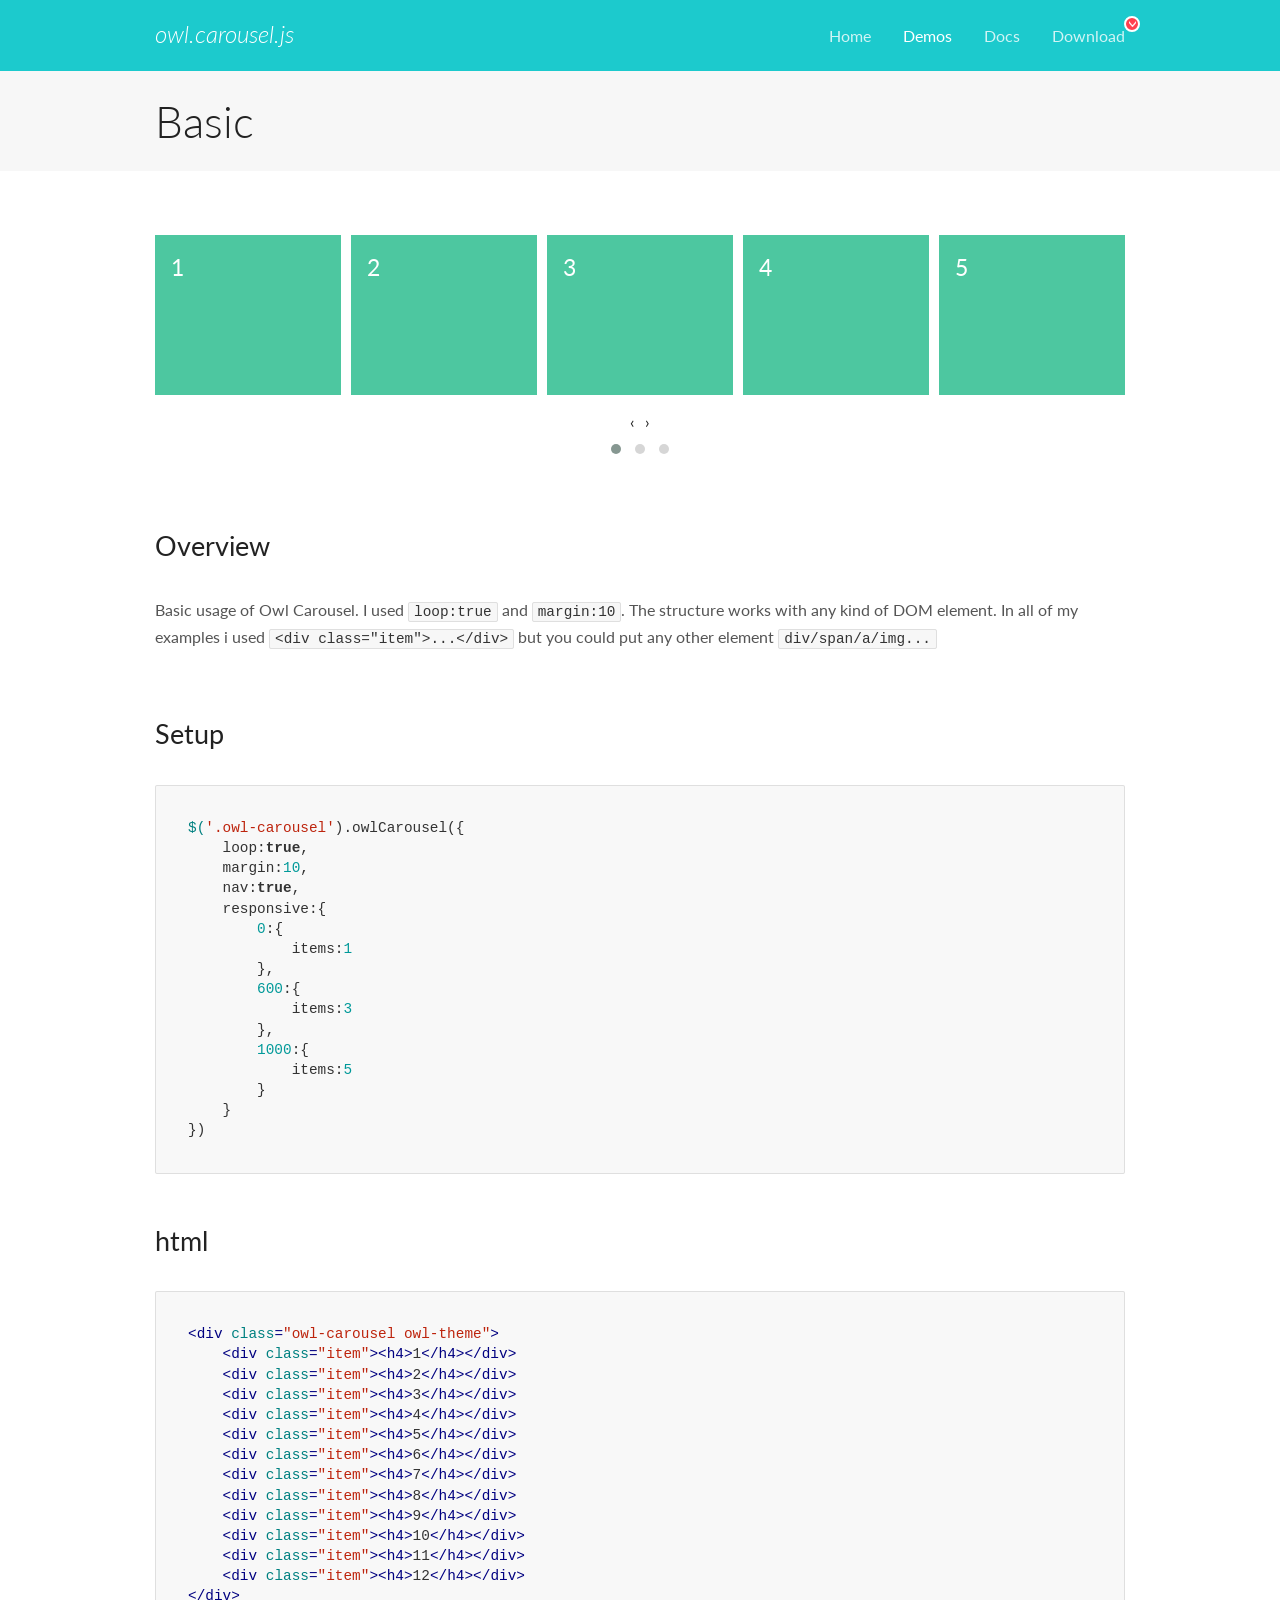
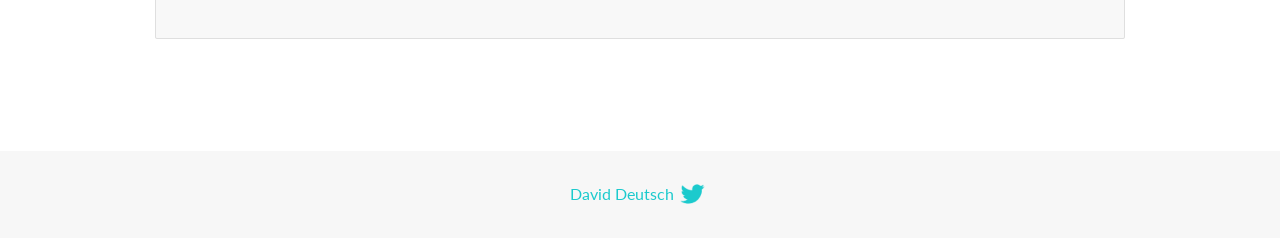
<file: OwlCarousel2-2.3.4/docs/demos/basic.html>
<!DOCTYPE html>
<html lang="en">
  <head>

    <!-- head -->
    <meta charset="utf-8">
    <meta name="msapplication-tap-highlight" content="no" />
    <meta name="viewport" content="width=device-width, initial-scale=1.0" />
    <meta name="description" content="Basic usage demo">
    <meta name="author" content="David Deutsch">
    <title>
      Basic Demo | Owl Carousel | 2.3.4
    </title>

    <!-- Stylesheets -->
    <link href='https://fonts.googleapis.com/css?family=Lato:300,400,700,400italic,300italic' rel='stylesheet' type='text/css'>
    <link rel="stylesheet" href="../assets/css/docs.theme.min.css">

    <!-- Owl Stylesheets -->
    <link rel="stylesheet" href="../assets/owlcarousel/assets/owl.carousel.min.css">
    <link rel="stylesheet" href="../assets/owlcarousel/assets/owl.theme.default.min.css">

    <!-- HTML5 shim and Respond.js IE8 support of HTML5 elements and media queries -->

    <!--[if lt IE 9]>
      <script src="https://oss.maxcdn.com/libs/html5shiv/3.7.0/html5shiv.js"></script>
      <script src="https://oss.maxcdn.com/libs/respond.js/1.3.0/respond.min.js"></script>
    <![endif]-->

    <!-- Favicons -->
    <link rel="apple-touch-icon-precomposed" sizes="144x144" href="../assets/ico/apple-touch-icon-144-precomposed.png">
    <link rel="shortcut icon" href="../assets/ico/favicon.png">
    <link rel="shortcut icon" href="favicon.ico">

    <!-- Yeah i know js should not be in header. Its required for demos.-->

    <!-- javascript -->
    <script src="../assets/vendors/jquery.min.js"></script>
    <script src="../assets/owlcarousel/owl.carousel.js"></script>
  </head>
  <body>

    <!-- header -->
    <header class="header">
      <div class="row">
        <div class="large-12 columns">
          <div class="brand left">
            <h3>
              <a href="/OwlCarousel2/">owl.carousel.js</a> 
            </h3>
          </div>
          <a id="toggle-nav" class="right">
            <span></span> <span></span> <span></span> 
          </a> 
          <div class="nav-bar">
            <ul class="clearfix">
              <li> <a href="/OwlCarousel2/index.html">Home</a>  </li>
              <li class="active">
                <a href="/OwlCarousel2/demos/demos.html">Demos</a> 
              </li>
              <li> <a href="/OwlCarousel2/docs/started-welcome.html">Docs</a>  </li>
              <li>
                <a href="https://github.com/OwlCarousel2/OwlCarousel2/archive/2.3.4.zip">Download</a> 
                <span class="download"></span> 
              </li>
            </ul>
          </div>
        </div>
      </div>
    </header>

    <!-- title -->
    <section class="title">
      <div class="row">
        <div class="large-12 columns">
          <h1>Basic</h1>
        </div>
      </div>
    </section>

    <!--  Demos -->
    <section id="demos">
      <div class="row">
        <div class="large-12 columns">
          <div class="owl-carousel owl-theme">
            <div class="item">
              <h4>1</h4>
            </div>
            <div class="item">
              <h4>2</h4>
            </div>
            <div class="item">
              <h4>3</h4>
            </div>
            <div class="item">
              <h4>4</h4>
            </div>
            <div class="item">
              <h4>5</h4>
            </div>
            <div class="item">
              <h4>6</h4>
            </div>
            <div class="item">
              <h4>7</h4>
            </div>
            <div class="item">
              <h4>8</h4>
            </div>
            <div class="item">
              <h4>9</h4>
            </div>
            <div class="item">
              <h4>10</h4>
            </div>
            <div class="item">
              <h4>11</h4>
            </div>
            <div class="item">
              <h4>12</h4>
            </div>
          </div>
          <h3 id="overview">Overview</h3>
          <p>Basic usage of Owl Carousel. I used <code>loop:true</code> and <code>margin:10</code>. The structure works with any kind of DOM element. In all of my examples i used <code>&lt;div class=&quot;item&quot;&gt;...&lt;/div&gt;</code> but you could
            put any other element <code>div/span/a/img...</code></p>
          <h3 id="setup">Setup</h3>
          <pre><code>$(&#39;.owl-carousel&#39;).owlCarousel({
    loop:true,
    margin:10,
    nav:true,
    responsive:{
        0:{
            items:1
        },
        600:{
            items:3
        },
        1000:{
            items:5
        }
    }
})</code></pre>
          <h3 id="html">html</h3>
          <pre><code>&lt;div class=&quot;owl-carousel owl-theme&quot;&gt;
    &lt;div class=&quot;item&quot;&gt;&lt;h4&gt;1&lt;/h4&gt;&lt;/div&gt;
    &lt;div class=&quot;item&quot;&gt;&lt;h4&gt;2&lt;/h4&gt;&lt;/div&gt;
    &lt;div class=&quot;item&quot;&gt;&lt;h4&gt;3&lt;/h4&gt;&lt;/div&gt;
    &lt;div class=&quot;item&quot;&gt;&lt;h4&gt;4&lt;/h4&gt;&lt;/div&gt;
    &lt;div class=&quot;item&quot;&gt;&lt;h4&gt;5&lt;/h4&gt;&lt;/div&gt;
    &lt;div class=&quot;item&quot;&gt;&lt;h4&gt;6&lt;/h4&gt;&lt;/div&gt;
    &lt;div class=&quot;item&quot;&gt;&lt;h4&gt;7&lt;/h4&gt;&lt;/div&gt;
    &lt;div class=&quot;item&quot;&gt;&lt;h4&gt;8&lt;/h4&gt;&lt;/div&gt;
    &lt;div class=&quot;item&quot;&gt;&lt;h4&gt;9&lt;/h4&gt;&lt;/div&gt;
    &lt;div class=&quot;item&quot;&gt;&lt;h4&gt;10&lt;/h4&gt;&lt;/div&gt;
    &lt;div class=&quot;item&quot;&gt;&lt;h4&gt;11&lt;/h4&gt;&lt;/div&gt;
    &lt;div class=&quot;item&quot;&gt;&lt;h4&gt;12&lt;/h4&gt;&lt;/div&gt;
&lt;/div&gt;</code></pre>
          <script>
            $(document).ready(function() {
              var owl = $('.owl-carousel');
              owl.owlCarousel({
                margin: 10,
                nav: true,
                loop: true,
                responsive: {
                  0: {
                    items: 1
                  },
                  600: {
                    items: 3
                  },
                  1000: {
                    items: 5
                  }
                }
              })
            })
          </script>
        </div>
      </div>
    </section>

    <!-- footer -->
    <footer class="footer">
      <div class="row">
        <div class="large-12 columns">
          <h5>
            <a href="/OwlCarousel2/docs/support-contact.html">David Deutsch</a> 
            <a id="custom-tweet-button" href="https://twitter.com/share?url=https://github.com/OwlCarousel2/OwlCarousel2&text=Owl Carousel - This is so awesome! " target="_blank"></a> 
          </h5>
        </div>
      </div>
    </footer>

    <!-- vendors -->
    <script src="../assets/vendors/highlight.js"></script>
    <script src="../assets/js/app.js"></script>
  </body>
</html>
</file>
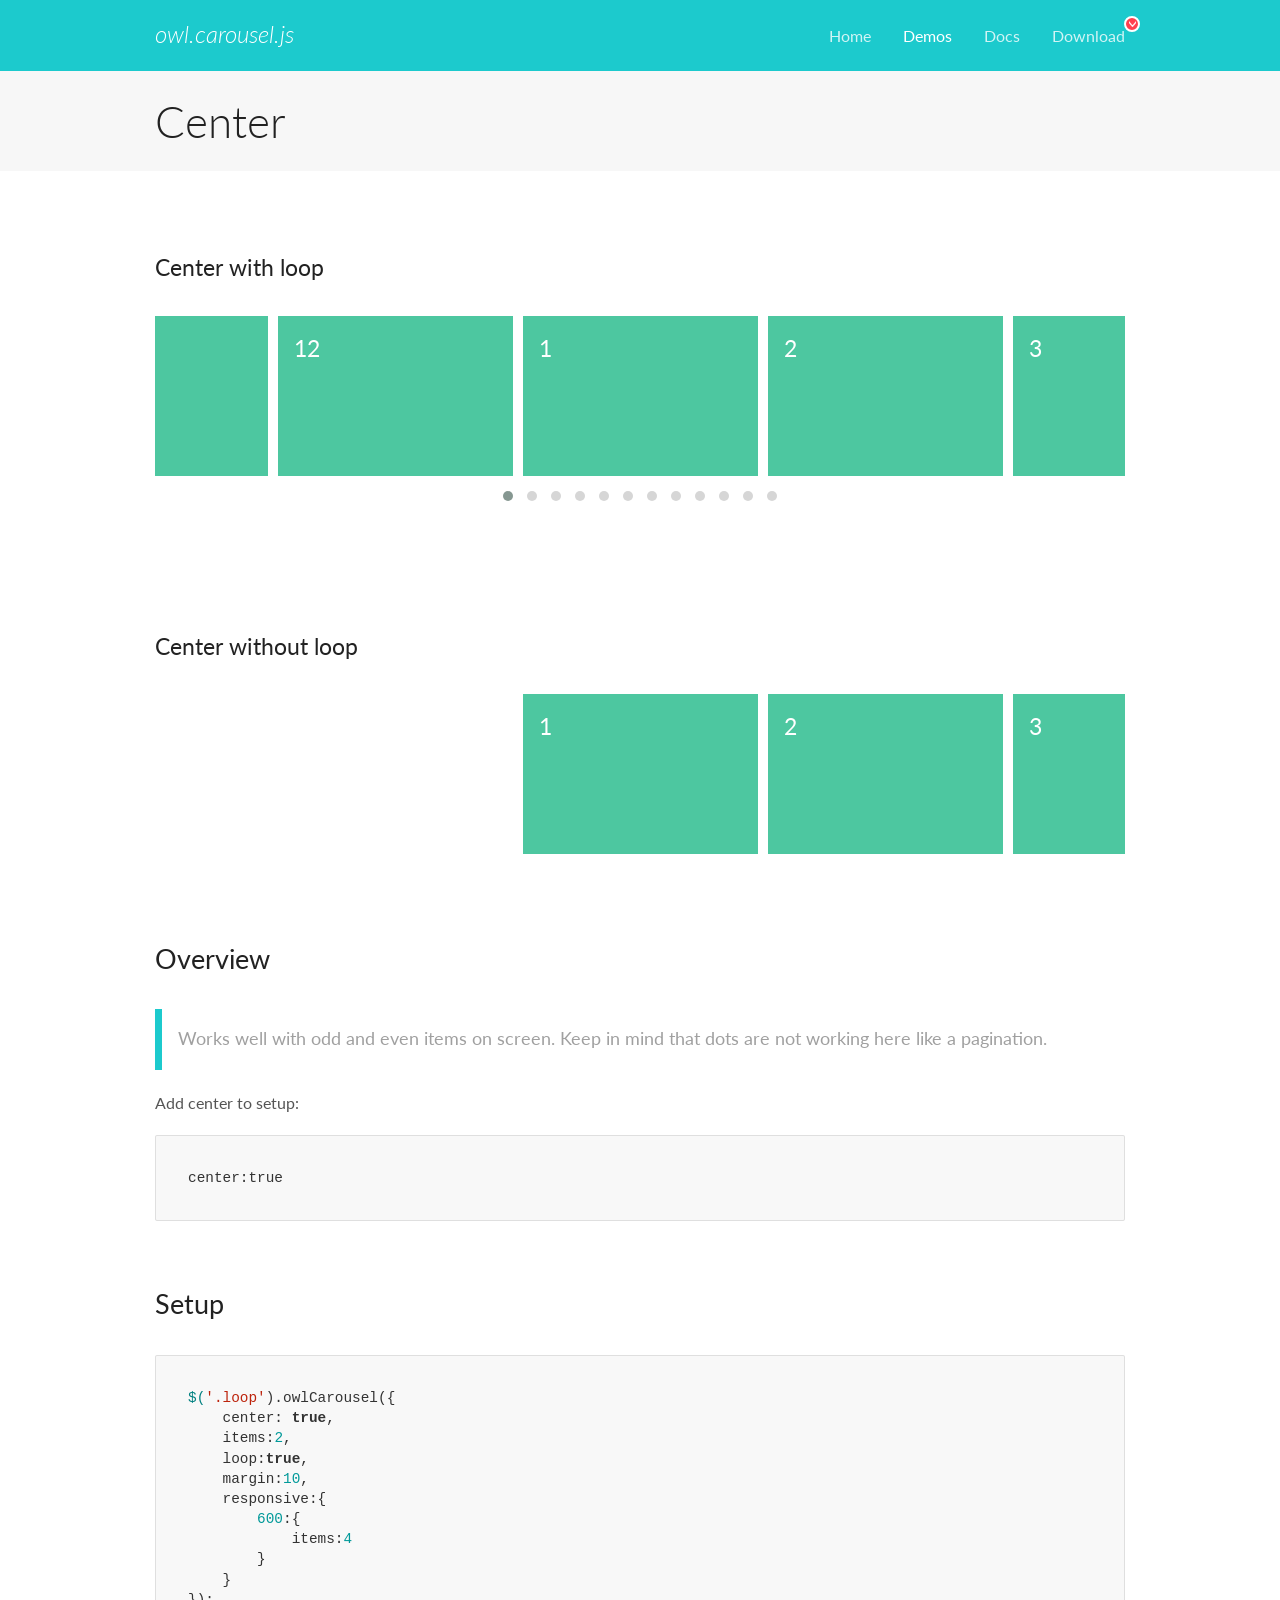
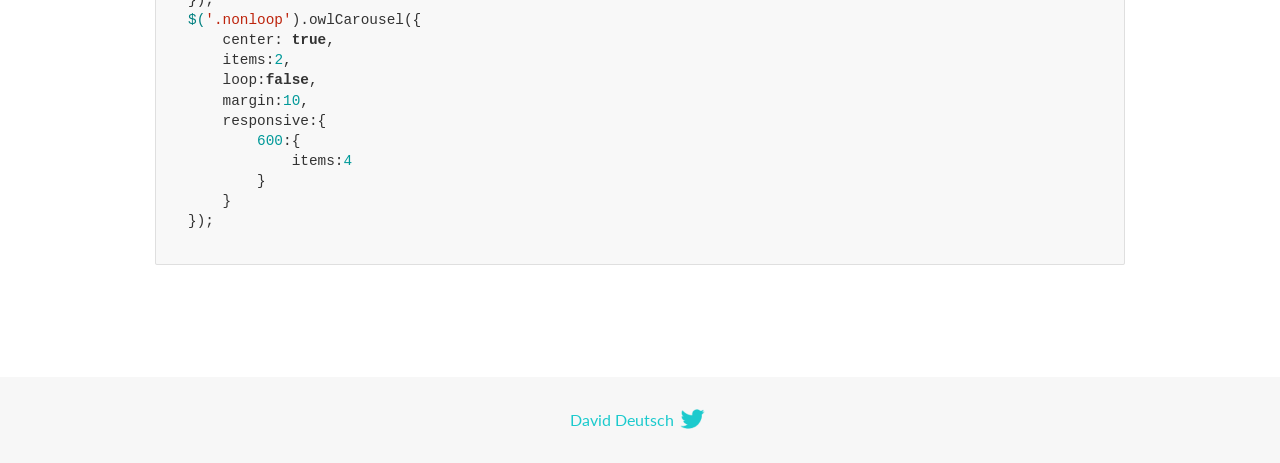
<file: OwlCarousel2-2.3.4/docs/demos/center.html>
<!DOCTYPE html>
<html lang="en">
  <head>

    <!-- head -->
    <meta charset="utf-8">
    <meta name="msapplication-tap-highlight" content="no" />
    <meta name="viewport" content="width=device-width, initial-scale=1.0" />
    <meta name="description" content="Center carousel">
    <meta name="author" content="David Deutsch">
    <title>
      Center Demo | Owl Carousel | 2.3.4
    </title>

    <!-- Stylesheets -->
    <link href='https://fonts.googleapis.com/css?family=Lato:300,400,700,400italic,300italic' rel='stylesheet' type='text/css'>
    <link rel="stylesheet" href="../assets/css/docs.theme.min.css">

    <!-- Owl Stylesheets -->
    <link rel="stylesheet" href="../assets/owlcarousel/assets/owl.carousel.min.css">
    <link rel="stylesheet" href="../assets/owlcarousel/assets/owl.theme.default.min.css">

    <!-- HTML5 shim and Respond.js IE8 support of HTML5 elements and media queries -->

    <!--[if lt IE 9]>
      <script src="https://oss.maxcdn.com/libs/html5shiv/3.7.0/html5shiv.js"></script>
      <script src="https://oss.maxcdn.com/libs/respond.js/1.3.0/respond.min.js"></script>
    <![endif]-->

    <!-- Favicons -->
    <link rel="apple-touch-icon-precomposed" sizes="144x144" href="../assets/ico/apple-touch-icon-144-precomposed.png">
    <link rel="shortcut icon" href="../assets/ico/favicon.png">
    <link rel="shortcut icon" href="favicon.ico">

    <!-- Yeah i know js should not be in header. Its required for demos.-->

    <!-- javascript -->
    <script src="../assets/vendors/jquery.min.js"></script>
    <script src="../assets/owlcarousel/owl.carousel.js"></script>
  </head>
  <body>

    <!-- header -->
    <header class="header">
      <div class="row">
        <div class="large-12 columns">
          <div class="brand left">
            <h3>
              <a href="/OwlCarousel2/">owl.carousel.js</a> 
            </h3>
          </div>
          <a id="toggle-nav" class="right">
            <span></span> <span></span> <span></span> 
          </a> 
          <div class="nav-bar">
            <ul class="clearfix">
              <li> <a href="/OwlCarousel2/index.html">Home</a>  </li>
              <li class="active">
                <a href="/OwlCarousel2/demos/demos.html">Demos</a> 
              </li>
              <li> <a href="/OwlCarousel2/docs/started-welcome.html">Docs</a>  </li>
              <li>
                <a href="https://github.com/OwlCarousel2/OwlCarousel2/archive/2.3.4.zip">Download</a> 
                <span class="download"></span> 
              </li>
            </ul>
          </div>
        </div>
      </div>
    </header>

    <!-- title -->
    <section class="title">
      <div class="row">
        <div class="large-12 columns">
          <h1>Center</h1>
        </div>
      </div>
    </section>

    <!--  Demos -->
    <section id="demos">
      <div class="row">
        <div class="large-12 columns">
          <h4 id="center-with-loop">Center with loop</h4>
          <div class="loop owl-carousel owl-theme">
            <div class="item">
              <h4>1</h4>
            </div>
            <div class="item">
              <h4>2</h4>
            </div>
            <div class="item">
              <h4>3</h4>
            </div>
            <div class="item">
              <h4>4</h4>
            </div>
            <div class="item">
              <h4>5</h4>
            </div>
            <div class="item">
              <h4>6</h4>
            </div>
            <div class="item">
              <h4>7</h4>
            </div>
            <div class="item">
              <h4>8</h4>
            </div>
            <div class="item">
              <h4>9</h4>
            </div>
            <div class="item">
              <h4>10</h4>
            </div>
            <div class="item">
              <h4>11</h4>
            </div>
            <div class="item">
              <h4>12</h4>
            </div>
          </div>
          <br>
          <h4 id="center-without-loop">Center without loop</h4>
          <div class="nonloop owl-carousel">
            <div class="item">
              <h4>1</h4>
            </div>
            <div class="item">
              <h4>2</h4>
            </div>
            <div class="item">
              <h4>3</h4>
            </div>
            <div class="item">
              <h4>4</h4>
            </div>
            <div class="item">
              <h4>5</h4>
            </div>
            <div class="item">
              <h4>6</h4>
            </div>
            <div class="item">
              <h4>7</h4>
            </div>
            <div class="item">
              <h4>8</h4>
            </div>
            <div class="item">
              <h4>9</h4>
            </div>
            <div class="item">
              <h4>10</h4>
            </div>
            <div class="item">
              <h4>11</h4>
            </div>
            <div class="item">
              <h4>12</h4>
            </div>
          </div>
          <h3 id="overview">Overview</h3>
          <blockquote>
            <p>Works well with odd and even items on screen. Keep in mind that dots are not working here like a pagination.</p>
          </blockquote>
          <p>Add center to setup:</p>
          <pre><code>center:true</code></pre>
          <h3 id="setup">Setup</h3>
          <pre><code>$(&#39;.loop&#39;).owlCarousel({
    center: true,
    items:2,
    loop:true,
    margin:10,
    responsive:{
        600:{
            items:4
        }
    }
});
$(&#39;.nonloop&#39;).owlCarousel({
    center: true,
    items:2,
    loop:false,
    margin:10,
    responsive:{
        600:{
            items:4
        }
    }
});</code></pre>
          <script>
            jQuery(document).ready(function($) {
              $('.loop').owlCarousel({
                center: true,
                items: 2,
                loop: true,
                margin: 10,
                responsive: {
                  600: {
                    items: 4
                  }
                }
              });
              $('.nonloop').owlCarousel({
                center: true,
                items: 2,
                loop: false,
                margin: 10,
                responsive: {
                  600: {
                    items: 4
                  }
                }
              });
            });
          </script>
        </div>
      </div>
    </section>

    <!-- footer -->
    <footer class="footer">
      <div class="row">
        <div class="large-12 columns">
          <h5>
            <a href="/OwlCarousel2/docs/support-contact.html">David Deutsch</a> 
            <a id="custom-tweet-button" href="https://twitter.com/share?url=https://github.com/OwlCarousel2/OwlCarousel2&text=Owl Carousel - This is so awesome! " target="_blank"></a> 
          </h5>
        </div>
      </div>
    </footer>

    <!-- vendors -->
    <script src="../assets/vendors/highlight.js"></script>
    <script src="../assets/js/app.js"></script>
  </body>
</html>
</file>
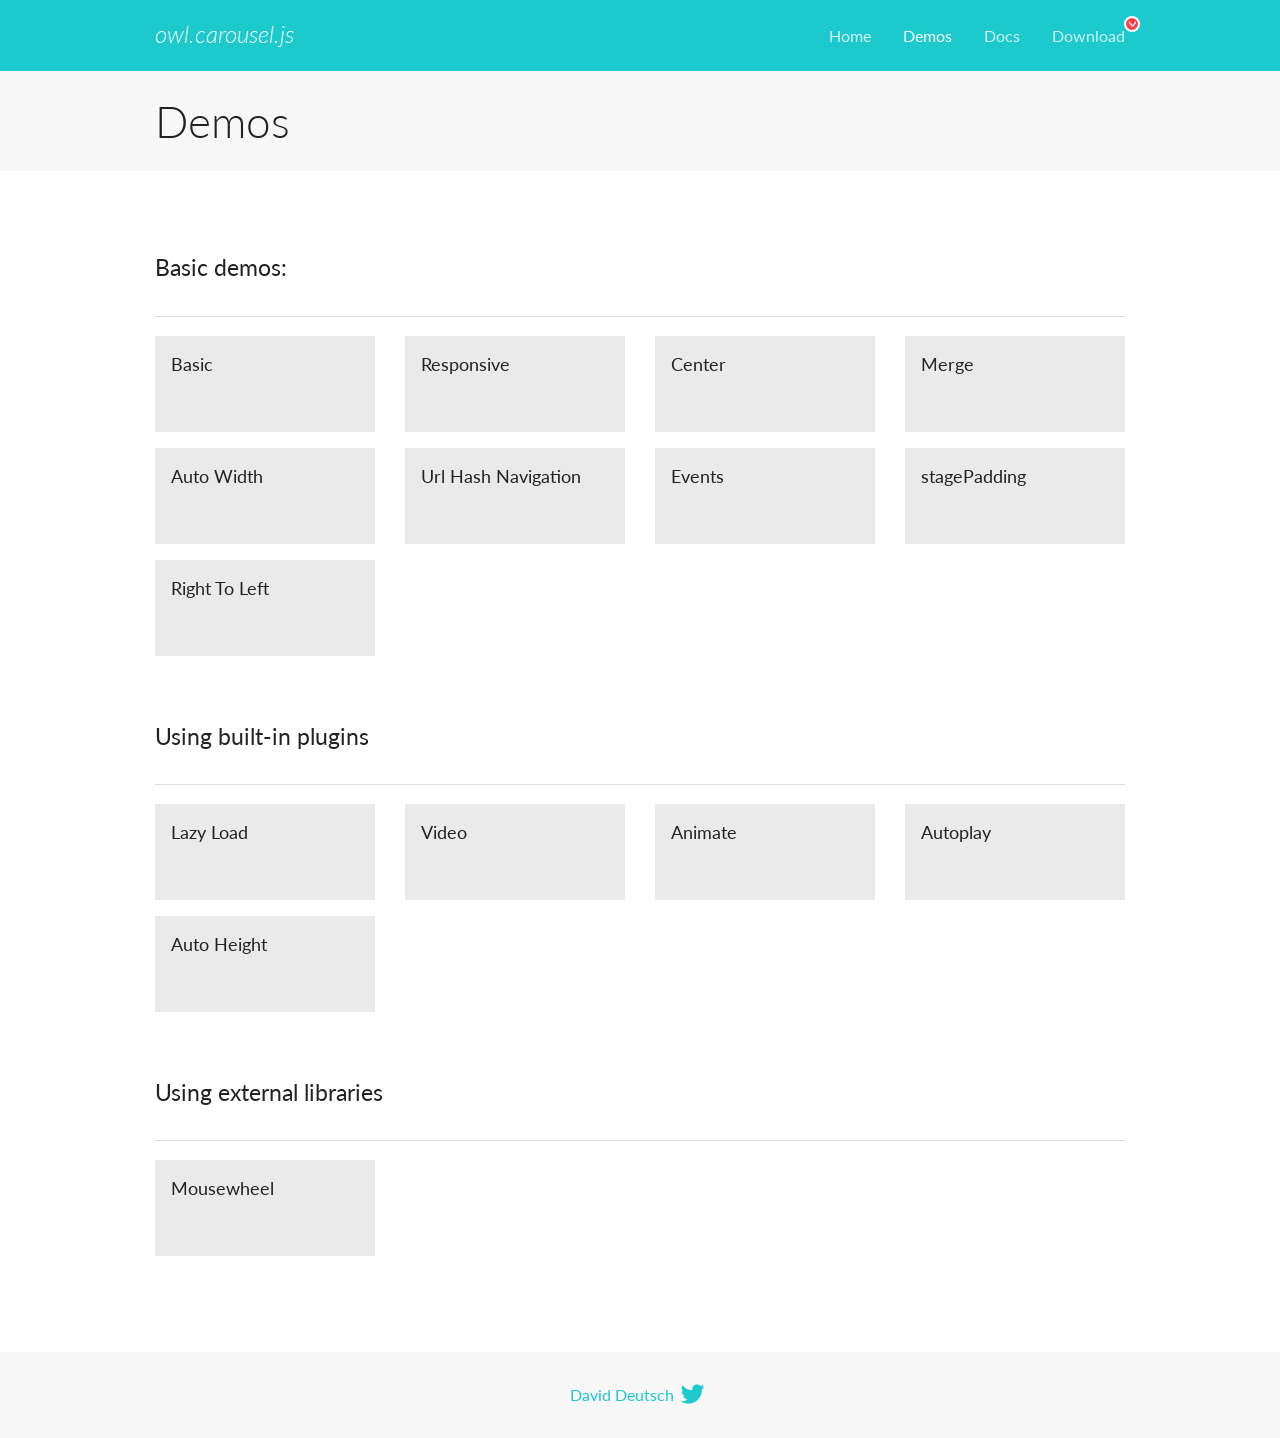
<file: OwlCarousel2-2.3.4/docs/demos/demos.html>
<!DOCTYPE html>
<html lang="en">
  <head>

    <!-- head -->
    <meta charset="utf-8">
    <meta name="msapplication-tap-highlight" content="no" />
    <meta name="viewport" content="width=device-width, initial-scale=1.0" />
    <meta name="description" content="A list of Owl Carousel examples.">
    <meta name="author" content="David Deutsch">
    <title>
      Demos | Owl Carousel | 2.3.4
    </title>

    <!-- Stylesheets -->
    <link href='https://fonts.googleapis.com/css?family=Lato:300,400,700,400italic,300italic' rel='stylesheet' type='text/css'>
    <link rel="stylesheet" href="../assets/css/docs.theme.min.css">

    <!-- Owl Stylesheets -->
    <link rel="stylesheet" href="../assets/owlcarousel/assets/owl.carousel.min.css">
    <link rel="stylesheet" href="../assets/owlcarousel/assets/owl.theme.default.min.css">

    <!-- HTML5 shim and Respond.js IE8 support of HTML5 elements and media queries -->

    <!--[if lt IE 9]>
      <script src="https://oss.maxcdn.com/libs/html5shiv/3.7.0/html5shiv.js"></script>
      <script src="https://oss.maxcdn.com/libs/respond.js/1.3.0/respond.min.js"></script>
    <![endif]-->

    <!-- Favicons -->
    <link rel="apple-touch-icon-precomposed" sizes="144x144" href="../assets/ico/apple-touch-icon-144-precomposed.png">
    <link rel="shortcut icon" href="../assets/ico/favicon.png">
    <link rel="shortcut icon" href="favicon.ico">

    <!-- Yeah i know js should not be in header. Its required for demos.-->

    <!-- javascript -->
    <script src="../assets/vendors/jquery.min.js"></script>
    <script src="../assets/owlcarousel/owl.carousel.js"></script>
  </head>
  <body>

    <!-- header -->
    <header class="header">
      <div class="row">
        <div class="large-12 columns">
          <div class="brand left">
            <h3>
              <a href="/OwlCarousel2/">owl.carousel.js</a> 
            </h3>
          </div>
          <a id="toggle-nav" class="right">
            <span></span> <span></span> <span></span> 
          </a> 
          <div class="nav-bar">
            <ul class="clearfix">
              <li> <a href="/OwlCarousel2/index.html">Home</a>  </li>
              <li class="active">
                <a href="/OwlCarousel2/demos/demos.html">Demos</a> 
              </li>
              <li> <a href="/OwlCarousel2/docs/started-welcome.html">Docs</a>  </li>
              <li>
                <a href="https://github.com/OwlCarousel2/OwlCarousel2/archive/2.3.4.zip">Download</a> 
                <span class="download"></span> 
              </li>
            </ul>
          </div>
        </div>
      </div>
    </header>

    <!-- title -->
    <section class="title">
      <div class="row">
        <div class="large-12 columns">
          <h1>Demos</h1>
        </div>
      </div>
    </section>

    <!--  Demos -->
    <section id="demos">
      <div class="row">
        <div class="large-12 columns">
          <h4 id="basic-demos-">Basic demos:</h4>
          <hr>
          <div class="demo-list">
            <div class="row">
              <div class="small-6 medium-4 large-3 columns">
                <a href="basic.html" class="demo-block">
                  <h5>Basic </h5>
                </a> 
              </div>
              <div class="small-6 medium-4 large-3 columns">
                <a href="responsive.html" class="demo-block">
                  <h5>Responsive </h5>
                </a> 
              </div>
              <div class="small-6 medium-4 large-3 columns">
                <a href="center.html" class="demo-block">
                  <h5>Center </h5>
                </a> 
              </div>
              <div class="small-6 medium-4 large-3 columns">
                <a href="merge.html" class="demo-block">
                  <h5>Merge </h5>
                </a> 
              </div>
              <div class="small-6 medium-4 large-3 columns">
                <a href="autowidth.html" class="demo-block">
                  <h5>Auto Width </h5>
                </a> 
              </div>
              <div class="small-6 medium-4 large-3 columns">
                <a href="urlhashnav.html" class="demo-block">
                  <h5>Url Hash Navigation </h5>
                </a> 
              </div>
              <div class="small-6 medium-4 large-3 columns">
                <a href="events.html" class="demo-block">
                  <h5>Events </h5>
                </a> 
              </div>
              <div class="small-6 medium-4 large-3 columns">
                <a href="stagepadding.html" class="demo-block">
                  <h5>stagePadding </h5>
                </a> 
              </div>
              <div class="small-6 medium-4 large-3 columns">
                <a href="rtl.html" class="demo-block">
                  <h5>Right To Left </h5>
                </a> 
              </div>
            </div>
          </div>
          <h4 id="using-built-in-plugins">Using built-in plugins</h4>
          <hr>
          <div class="demo-list">
            <div class="row">
              <div class="small-6 medium-4 large-3 columns">
                <a href="lazyLoad.html" class="demo-block">
                  <h5>Lazy Load </h5>
                </a> 
              </div>
              <div class="small-6 medium-4 large-3 columns">
                <a href="video.html" class="demo-block">
                  <h5>Video </h5>
                </a> 
              </div>
              <div class="small-6 medium-4 large-3 columns">
                <a href="animate.html" class="demo-block">
                  <h5>Animate </h5>
                </a> 
              </div>
              <div class="small-6 medium-4 large-3 columns">
                <a href="autoplay.html" class="demo-block">
                  <h5>Autoplay </h5>
                </a> 
              </div>
              <div class="small-6 medium-4 large-3 columns">
                <a href="autoheight.html" class="demo-block">
                  <h5>Auto Height </h5>
                </a> 
              </div>
            </div>
          </div>
          <h4 id="using-external-libraries">Using external libraries</h4>
          <hr>
          <div class="demo-list">
            <div class="row">
              <div class="small-6 medium-4 large-3 columns">
                <a href="mousewheel.html" class="demo-block">
                  <h5>Mousewheel </h5>
                </a> 
              </div>
            </div>
          </div>
        </div>
      </div>
    </section>

    <!-- footer -->
    <footer class="footer">
      <div class="row">
        <div class="large-12 columns">
          <h5>
            <a href="/OwlCarousel2/docs/support-contact.html">David Deutsch</a> 
            <a id="custom-tweet-button" href="https://twitter.com/share?url=https://github.com/OwlCarousel2/OwlCarousel2&text=Owl Carousel - This is so awesome! " target="_blank"></a> 
          </h5>
        </div>
      </div>
    </footer>

    <!-- vendors -->
    <script src="../assets/vendors/highlight.js"></script>
    <script src="../assets/js/app.js"></script>
  </body>
</html>
</file>
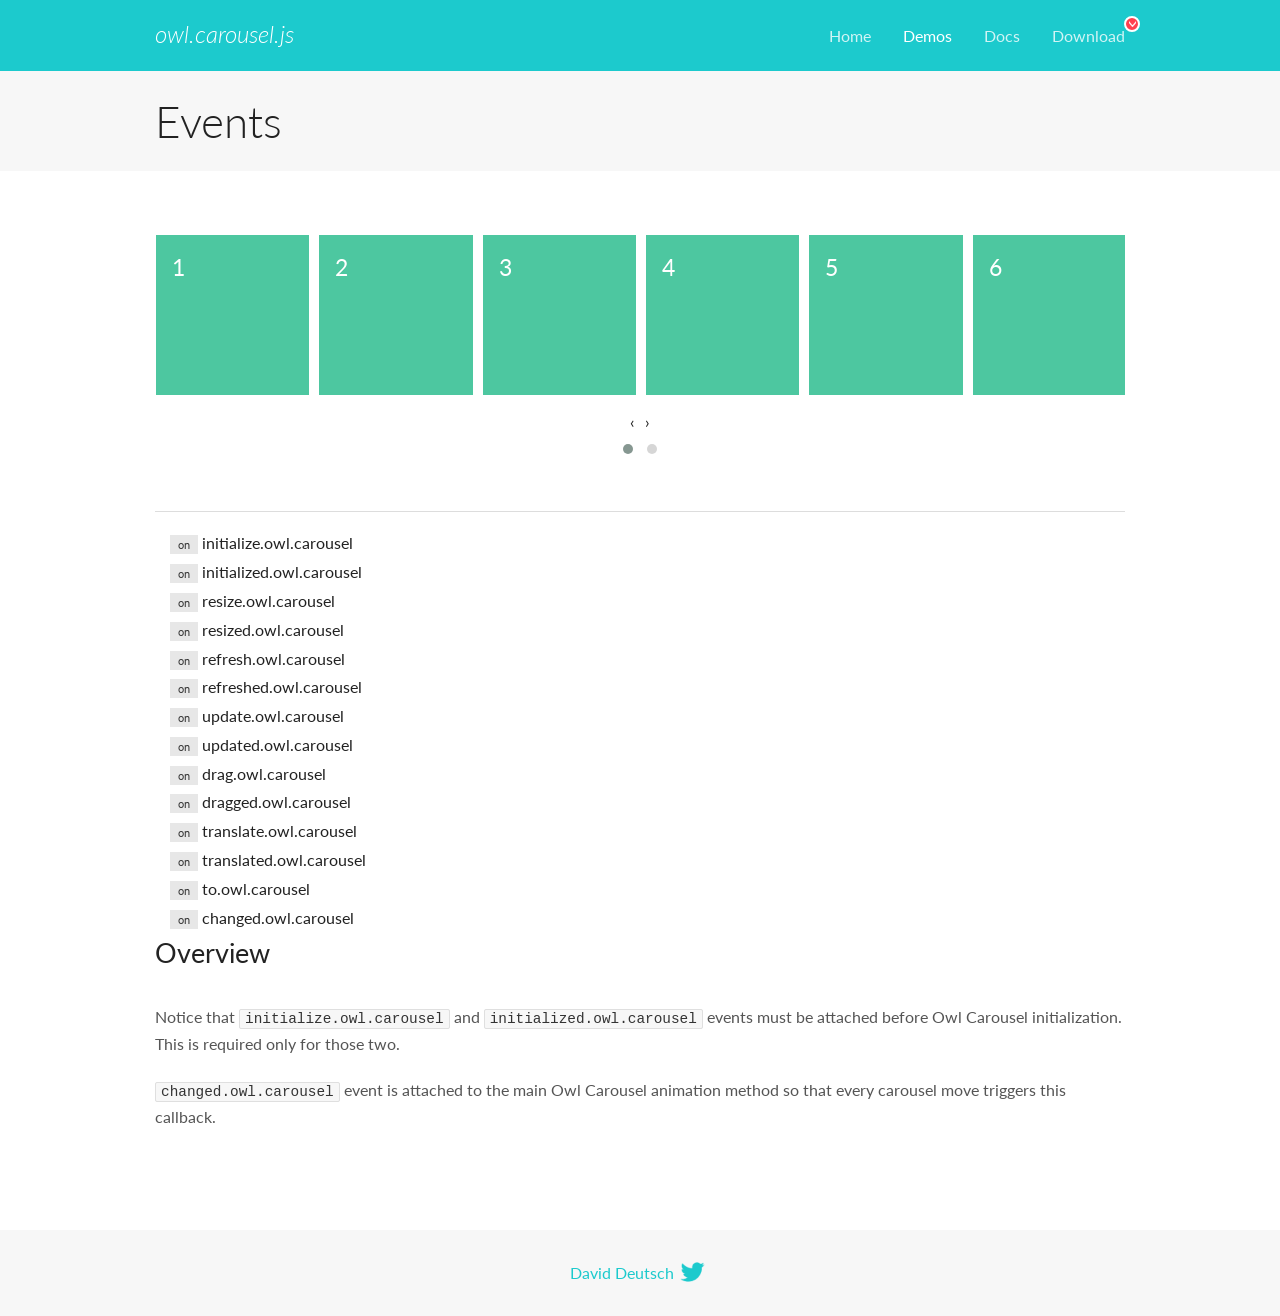
<file: OwlCarousel2-2.3.4/docs/demos/events.html>
<!DOCTYPE html>
<html lang="en">
  <head>

    <!-- head -->
    <meta charset="utf-8">
    <meta name="msapplication-tap-highlight" content="no" />
    <meta name="viewport" content="width=device-width, initial-scale=1.0" />
    <meta name="description" content="Events usage demo">
    <meta name="author" content="David Deutsch">
    <title>
      Events Demo | Owl Carousel | 2.3.4
    </title>

    <!-- Stylesheets -->
    <link href='https://fonts.googleapis.com/css?family=Lato:300,400,700,400italic,300italic' rel='stylesheet' type='text/css'>
    <link rel="stylesheet" href="../assets/css/docs.theme.min.css">

    <!-- Owl Stylesheets -->
    <link rel="stylesheet" href="../assets/owlcarousel/assets/owl.carousel.min.css">
    <link rel="stylesheet" href="../assets/owlcarousel/assets/owl.theme.default.min.css">

    <!-- HTML5 shim and Respond.js IE8 support of HTML5 elements and media queries -->

    <!--[if lt IE 9]>
      <script src="https://oss.maxcdn.com/libs/html5shiv/3.7.0/html5shiv.js"></script>
      <script src="https://oss.maxcdn.com/libs/respond.js/1.3.0/respond.min.js"></script>
    <![endif]-->

    <!-- Favicons -->
    <link rel="apple-touch-icon-precomposed" sizes="144x144" href="../assets/ico/apple-touch-icon-144-precomposed.png">
    <link rel="shortcut icon" href="../assets/ico/favicon.png">
    <link rel="shortcut icon" href="favicon.ico">

    <!-- Yeah i know js should not be in header. Its required for demos.-->

    <!-- javascript -->
    <script src="../assets/vendors/jquery.min.js"></script>
    <script src="../assets/owlcarousel/owl.carousel.js"></script>
  </head>
  <body>

    <!-- header -->
    <header class="header">
      <div class="row">
        <div class="large-12 columns">
          <div class="brand left">
            <h3>
              <a href="/OwlCarousel2/">owl.carousel.js</a> 
            </h3>
          </div>
          <a id="toggle-nav" class="right">
            <span></span> <span></span> <span></span> 
          </a> 
          <div class="nav-bar">
            <ul class="clearfix">
              <li> <a href="/OwlCarousel2/index.html">Home</a>  </li>
              <li class="active">
                <a href="/OwlCarousel2/demos/demos.html">Demos</a> 
              </li>
              <li> <a href="/OwlCarousel2/docs/started-welcome.html">Docs</a>  </li>
              <li>
                <a href="https://github.com/OwlCarousel2/OwlCarousel2/archive/2.3.4.zip">Download</a> 
                <span class="download"></span> 
              </li>
            </ul>
          </div>
        </div>
      </div>
    </header>

    <!-- title -->
    <section class="title">
      <div class="row">
        <div class="large-12 columns">
          <h1>Events</h1>
        </div>
      </div>
    </section>

    <!--  Demos -->
    <section id="demos">
      <div class="row">
        <div class="large-12 columns">
          <div class="owl-carousel owl-theme">
            <div class="item">
              <h4>1</h4>
            </div>
            <div class="item">
              <h4>2</h4>
            </div>
            <div class="item">
              <h4>3</h4>
            </div>
            <div class="item">
              <h4>4</h4>
            </div>
            <div class="item">
              <h4>5</h4>
            </div>
            <div class="item">
              <h4>6</h4>
            </div>
            <div class="item">
              <h4>7</h4>
            </div>
            <div class="item">
              <h4>8</h4>
            </div>
            <div class="item">
              <h4>9</h4>
            </div>
            <div class="item">
              <h4>10</h4>
            </div>
            <div class="item">
              <h4>11</h4>
            </div>
            <div class="item">
              <h4>12</h4>
            </div>
          </div>
          <hr>
          <div class="large-12 columns callbacks">
            <div><span class="label secondary initialize">on</span>  initialize.owl.carousel </div>
            <div><span class="label secondary initialized">on</span>  initialized.owl.carousel </div>
            <div><span class="label secondary resize">on</span>  resize.owl.carousel </div>
            <div><span class="label secondary resized">on</span>  resized.owl.carousel </div>
            <div><span class="label secondary refresh">on</span>  refresh.owl.carousel </div>
            <div><span class="label secondary refreshed">on</span>  refreshed.owl.carousel </div>
            <div><span class="label secondary update">on</span>  update.owl.carousel </div>
            <div><span class="label secondary updated">on</span>  updated.owl.carousel </div>
            <div><span class="label secondary drag">on</span>  drag.owl.carousel </div>
            <div><span class="label secondary dragged">on</span>  dragged.owl.carousel </div>
            <div><span class="label secondary translate">on</span>  translate.owl.carousel </div>
            <div><span class="label secondary translated">on</span>  translated.owl.carousel </div>
            <div><span class="label secondary to">on</span>  to.owl.carousel </div>
            <div><span class="label secondary changed">on</span>  changed.owl.carousel </div>
          </div>
          <h3 id="overview">Overview</h3>
          <p>Notice that <code>initialize.owl.carousel</code> and <code>initialized.owl.carousel</code> events must be attached before Owl Carousel initialization. This is required only for those two.</p>
          <p><code>changed.owl.carousel</code> event is attached to the main Owl Carousel animation method so that every carousel move triggers this callback.</p>
          <script>
            jQuery(document).ready(function($) {
              var owl = $('.owl-carousel');
              owl.on('initialize.owl.carousel initialized.owl.carousel ' +
                'initialize.owl.carousel initialize.owl.carousel ' +
                'resize.owl.carousel resized.owl.carousel ' +
                'refresh.owl.carousel refreshed.owl.carousel ' +
                'update.owl.carousel updated.owl.carousel ' +
                'drag.owl.carousel dragged.owl.carousel ' +
                'translate.owl.carousel translated.owl.carousel ' +
                'to.owl.carousel changed.owl.carousel',
                function(e) {
                  $('.' + e.type)
                    .removeClass('secondary')
                    .addClass('success');
                  window.setTimeout(function() {
                    $('.' + e.type)
                      .removeClass('success')
                      .addClass('secondary');
                  }, 500);
                });
              owl.owlCarousel({
                loop: true,
                nav: true,
                lazyLoad: true,
                margin: 10,
                video: true,
                responsive: {
                  0: {
                    items: 1
                  },
                  600: {
                    items: 3
                  },
                  960: {
                    items: 5,
                  },
                  1200: {
                    items: 6
                  }
                }
              });
            });
          </script>
        </div>
      </div>
    </section>

    <!-- footer -->
    <footer class="footer">
      <div class="row">
        <div class="large-12 columns">
          <h5>
            <a href="/OwlCarousel2/docs/support-contact.html">David Deutsch</a> 
            <a id="custom-tweet-button" href="https://twitter.com/share?url=https://github.com/OwlCarousel2/OwlCarousel2&text=Owl Carousel - This is so awesome! " target="_blank"></a> 
          </h5>
        </div>
      </div>
    </footer>

    <!-- vendors -->
    <script src="../assets/vendors/highlight.js"></script>
    <script src="../assets/js/app.js"></script>
  </body>
</html>
</file>
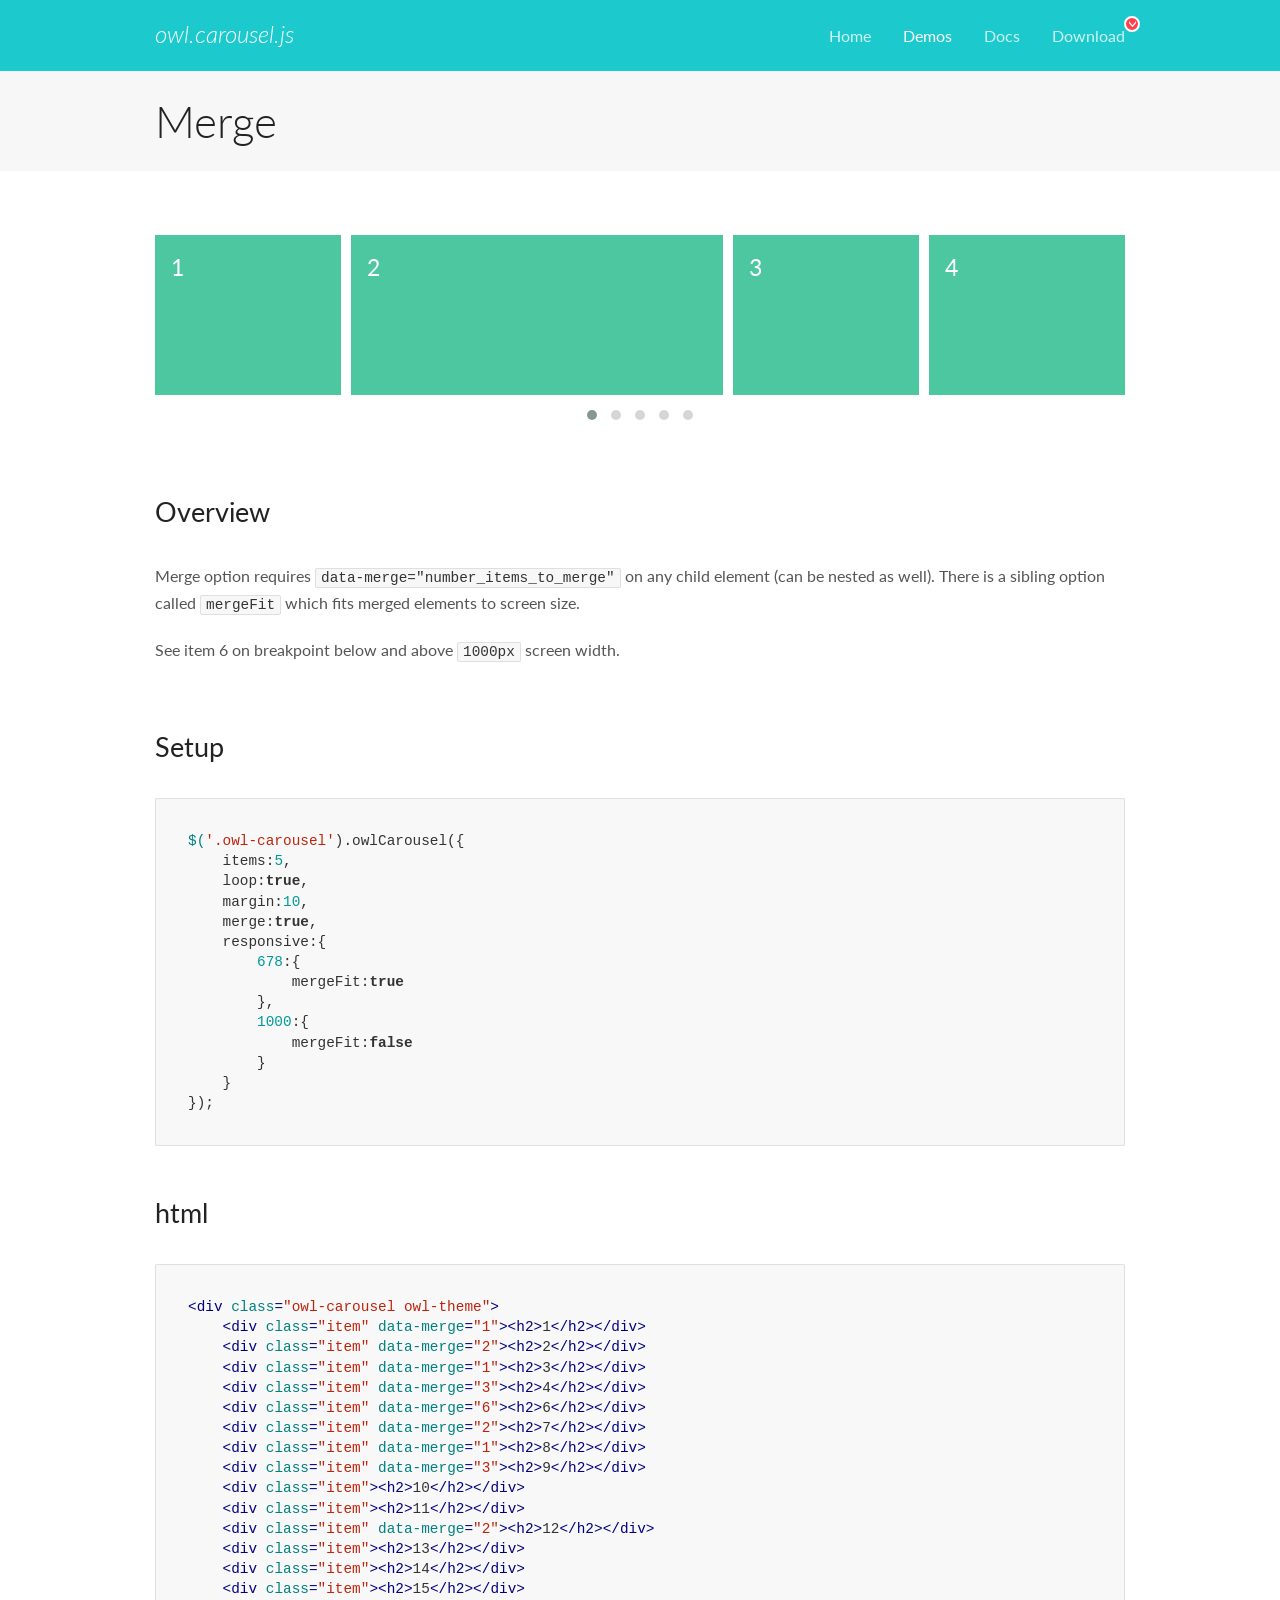
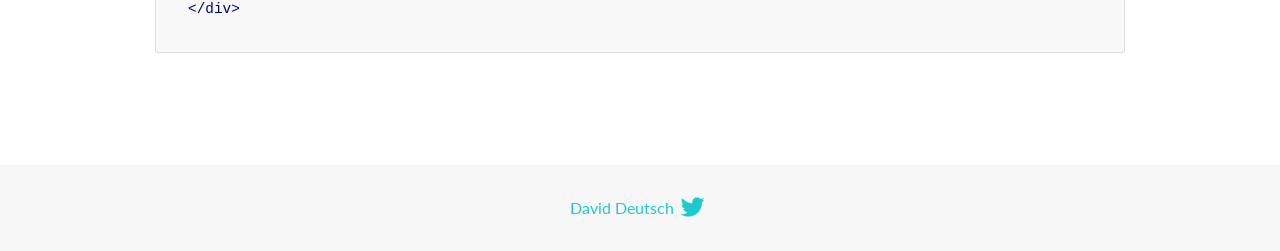
<file: OwlCarousel2-2.3.4/docs/demos/merge.html>
<!DOCTYPE html>
<html lang="en">
  <head>

    <!-- head -->
    <meta charset="utf-8">
    <meta name="msapplication-tap-highlight" content="no" />
    <meta name="viewport" content="width=device-width, initial-scale=1.0" />
    <meta name="description" content="Merge Items">
    <meta name="author" content="David Deutsch">
    <title>
      Merge Demo | Owl Carousel | 2.3.4
    </title>

    <!-- Stylesheets -->
    <link href='https://fonts.googleapis.com/css?family=Lato:300,400,700,400italic,300italic' rel='stylesheet' type='text/css'>
    <link rel="stylesheet" href="../assets/css/docs.theme.min.css">

    <!-- Owl Stylesheets -->
    <link rel="stylesheet" href="../assets/owlcarousel/assets/owl.carousel.min.css">
    <link rel="stylesheet" href="../assets/owlcarousel/assets/owl.theme.default.min.css">

    <!-- HTML5 shim and Respond.js IE8 support of HTML5 elements and media queries -->

    <!--[if lt IE 9]>
      <script src="https://oss.maxcdn.com/libs/html5shiv/3.7.0/html5shiv.js"></script>
      <script src="https://oss.maxcdn.com/libs/respond.js/1.3.0/respond.min.js"></script>
    <![endif]-->

    <!-- Favicons -->
    <link rel="apple-touch-icon-precomposed" sizes="144x144" href="../assets/ico/apple-touch-icon-144-precomposed.png">
    <link rel="shortcut icon" href="../assets/ico/favicon.png">
    <link rel="shortcut icon" href="favicon.ico">

    <!-- Yeah i know js should not be in header. Its required for demos.-->

    <!-- javascript -->
    <script src="../assets/vendors/jquery.min.js"></script>
    <script src="../assets/owlcarousel/owl.carousel.js"></script>
  </head>
  <body>

    <!-- header -->
    <header class="header">
      <div class="row">
        <div class="large-12 columns">
          <div class="brand left">
            <h3>
              <a href="/OwlCarousel2/">owl.carousel.js</a> 
            </h3>
          </div>
          <a id="toggle-nav" class="right">
            <span></span> <span></span> <span></span> 
          </a> 
          <div class="nav-bar">
            <ul class="clearfix">
              <li> <a href="/OwlCarousel2/index.html">Home</a>  </li>
              <li class="active">
                <a href="/OwlCarousel2/demos/demos.html">Demos</a> 
              </li>
              <li> <a href="/OwlCarousel2/docs/started-welcome.html">Docs</a>  </li>
              <li>
                <a href="https://github.com/OwlCarousel2/OwlCarousel2/archive/2.3.4.zip">Download</a> 
                <span class="download"></span> 
              </li>
            </ul>
          </div>
        </div>
      </div>
    </header>

    <!-- title -->
    <section class="title">
      <div class="row">
        <div class="large-12 columns">
          <h1>Merge</h1>
        </div>
      </div>
    </section>

    <!--  Demos -->
    <section id="demos">
      <div class="row">
        <div class="large-12 columns">
          <div class="owl-carousel owl-theme">
            <div class="item" data-merge="1">
              <h4>1</h4>
            </div>
            <div class="item" data-merge="2">
              <h4>2</h4>
            </div>
            <div class="item" data-merge="1">
              <h4>3</h4>
            </div>
            <div class="item" data-merge="3">
              <h4>4</h4>
            </div>
            <div class="item" data-merge="6">
              <h4>6</h4>
            </div>
            <div class="item" data-merge="2">
              <h4>7</h4>
            </div>
            <div class="item" data-merge="1">
              <h4>8</h4>
            </div>
            <div class="item" data-merge="3">
              <h4>9</h4>
            </div>
            <div class="item">
              <h4>10</h4>
            </div>
            <div class="item">
              <h4>11</h4>
            </div>
            <div class="item" data-merge="2">
              <h4>12</h4>
            </div>
            <div class="item">
              <h4>13</h4>
            </div>
            <div class="item">
              <h4>14</h4>
            </div>
            <div class="item">
              <h4>15</h4>
            </div>
          </div>
          <h3 id="overview">Overview</h3>
          <p>Merge option requires <code>data-merge=&quot;number_items_to_merge&quot;</code> on any child element (can be nested as well). There is a sibling option called <code>mergeFit</code> which fits merged elements to screen size. </p>
          <p>See item 6 on breakpoint below and above <code>1000px</code> screen width.</p>
          <h3 id="setup">Setup</h3>
          <pre><code>$(&#39;.owl-carousel&#39;).owlCarousel({
    items:5,
    loop:true,
    margin:10,
    merge:true,
    responsive:{
        678:{
            mergeFit:true
        },
        1000:{
            mergeFit:false
        }
    }
});</code></pre>
          <h3 id="html">html</h3>
          <pre><code>&lt;div class=&quot;owl-carousel owl-theme&quot;&gt;
    &lt;div class=&quot;item&quot; data-merge=&quot;1&quot;&gt;&lt;h2&gt;1&lt;/h2&gt;&lt;/div&gt;
    &lt;div class=&quot;item&quot; data-merge=&quot;2&quot;&gt;&lt;h2&gt;2&lt;/h2&gt;&lt;/div&gt;
    &lt;div class=&quot;item&quot; data-merge=&quot;1&quot;&gt;&lt;h2&gt;3&lt;/h2&gt;&lt;/div&gt;
    &lt;div class=&quot;item&quot; data-merge=&quot;3&quot;&gt;&lt;h2&gt;4&lt;/h2&gt;&lt;/div&gt;
    &lt;div class=&quot;item&quot; data-merge=&quot;6&quot;&gt;&lt;h2&gt;6&lt;/h2&gt;&lt;/div&gt;
    &lt;div class=&quot;item&quot; data-merge=&quot;2&quot;&gt;&lt;h2&gt;7&lt;/h2&gt;&lt;/div&gt;
    &lt;div class=&quot;item&quot; data-merge=&quot;1&quot;&gt;&lt;h2&gt;8&lt;/h2&gt;&lt;/div&gt;
    &lt;div class=&quot;item&quot; data-merge=&quot;3&quot;&gt;&lt;h2&gt;9&lt;/h2&gt;&lt;/div&gt;
    &lt;div class=&quot;item&quot;&gt;&lt;h2&gt;10&lt;/h2&gt;&lt;/div&gt;
    &lt;div class=&quot;item&quot;&gt;&lt;h2&gt;11&lt;/h2&gt;&lt;/div&gt;
    &lt;div class=&quot;item&quot; data-merge=&quot;2&quot;&gt;&lt;h2&gt;12&lt;/h2&gt;&lt;/div&gt;
    &lt;div class=&quot;item&quot;&gt;&lt;h2&gt;13&lt;/h2&gt;&lt;/div&gt;
    &lt;div class=&quot;item&quot;&gt;&lt;h2&gt;14&lt;/h2&gt;&lt;/div&gt;
    &lt;div class=&quot;item&quot;&gt;&lt;h2&gt;15&lt;/h2&gt;&lt;/div&gt;
&lt;/div&gt;</code></pre>
          <script>
            $(document).ready(function() {
              $('.owl-carousel').owlCarousel({
                items: 5,
                loop: true,
                margin: 10,
                merge: true,
                responsive: {
                  678: {
                    mergeFit: true
                  },
                  1000: {
                    mergeFit: false
                  }
                }
              });
            })
          </script>
        </div>
      </div>
    </section>

    <!-- footer -->
    <footer class="footer">
      <div class="row">
        <div class="large-12 columns">
          <h5>
            <a href="/OwlCarousel2/docs/support-contact.html">David Deutsch</a> 
            <a id="custom-tweet-button" href="https://twitter.com/share?url=https://github.com/OwlCarousel2/OwlCarousel2&text=Owl Carousel - This is so awesome! " target="_blank"></a> 
          </h5>
        </div>
      </div>
    </footer>

    <!-- vendors -->
    <script src="../assets/vendors/highlight.js"></script>
    <script src="../assets/js/app.js"></script>
  </body>
</html>
</file>
